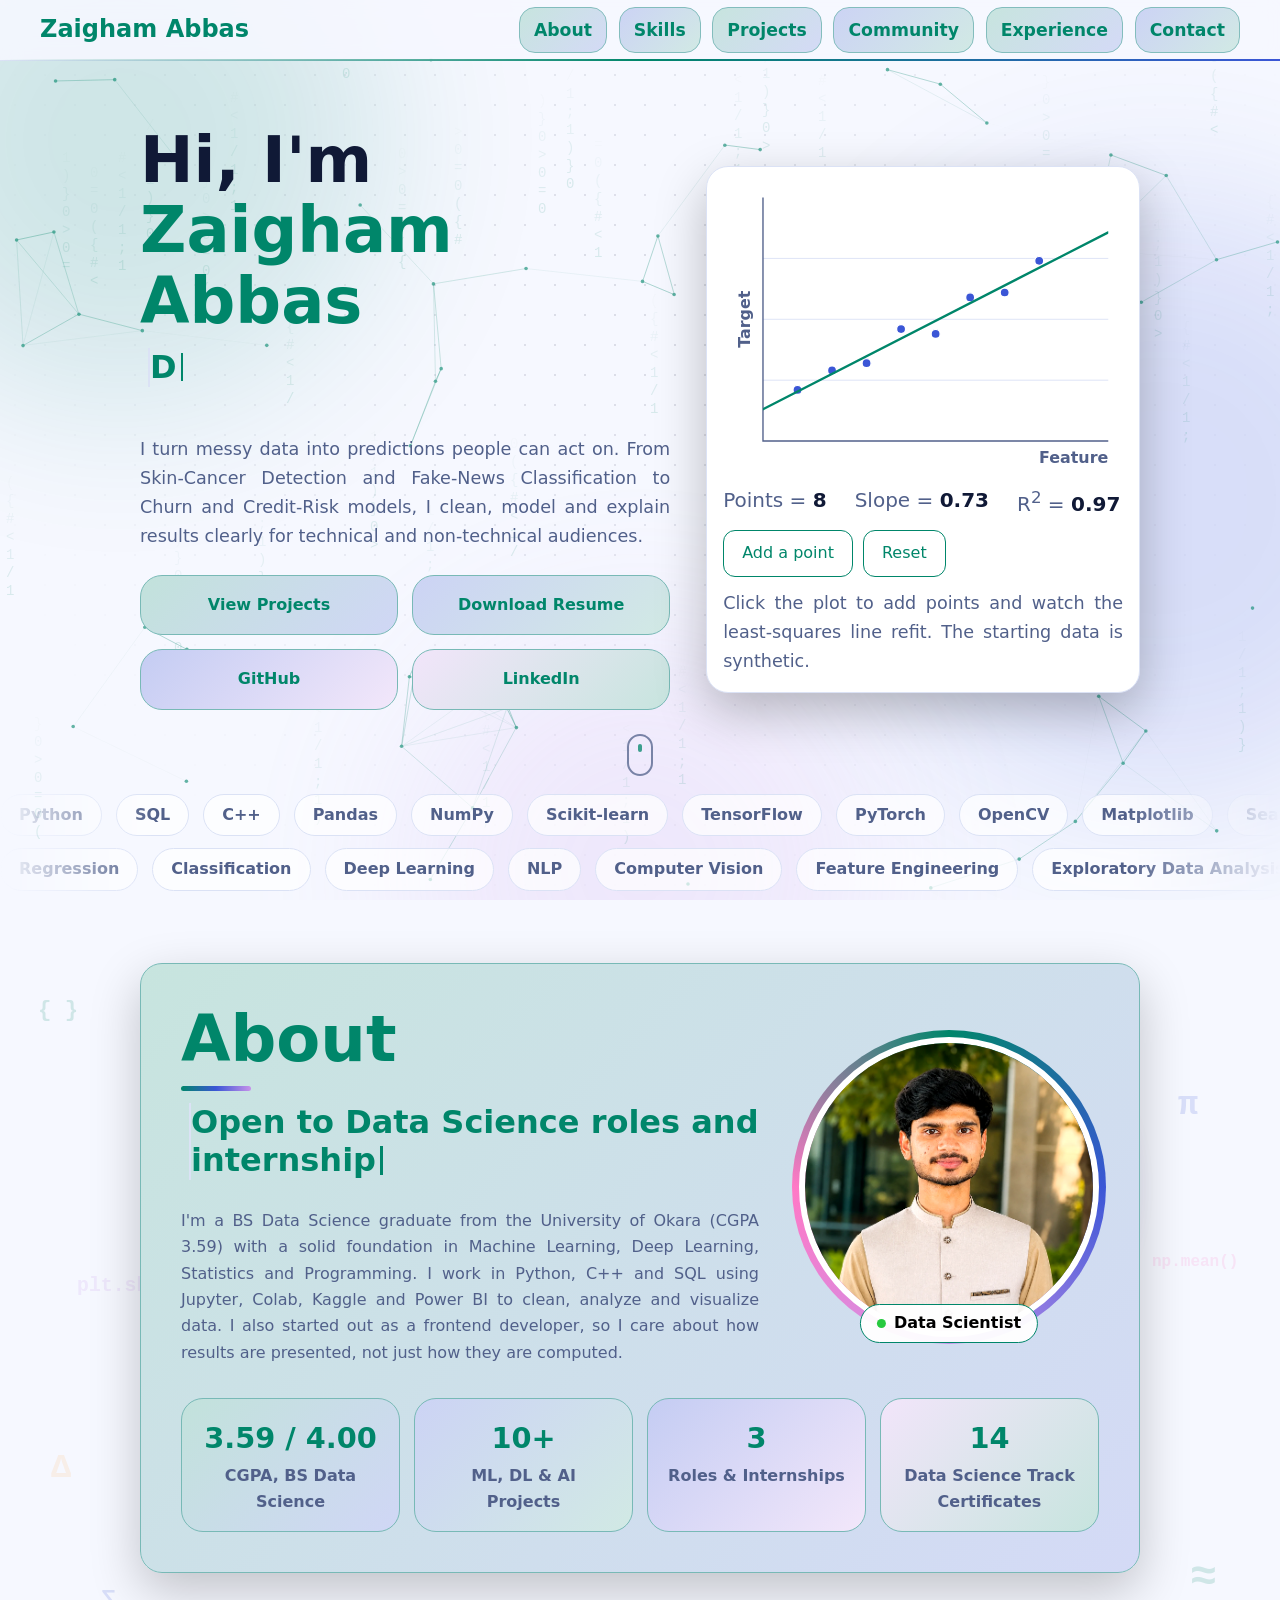
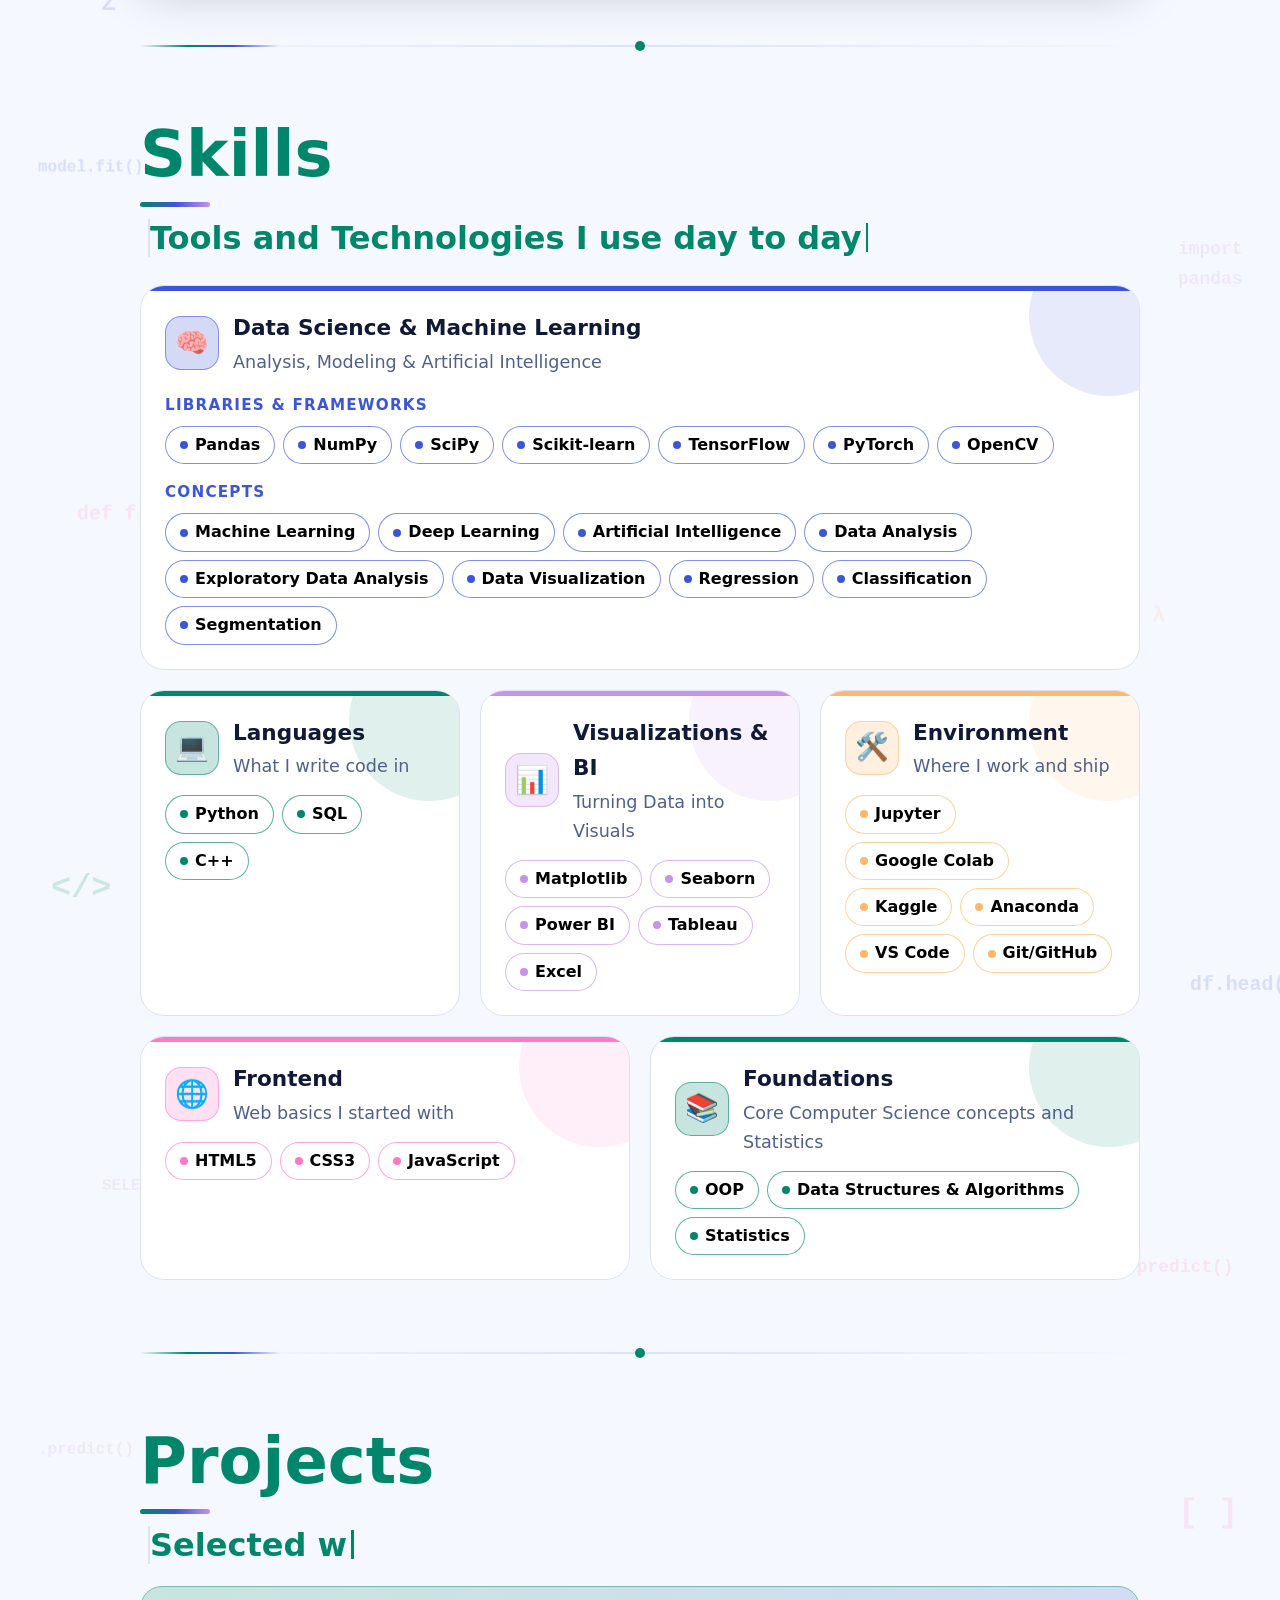
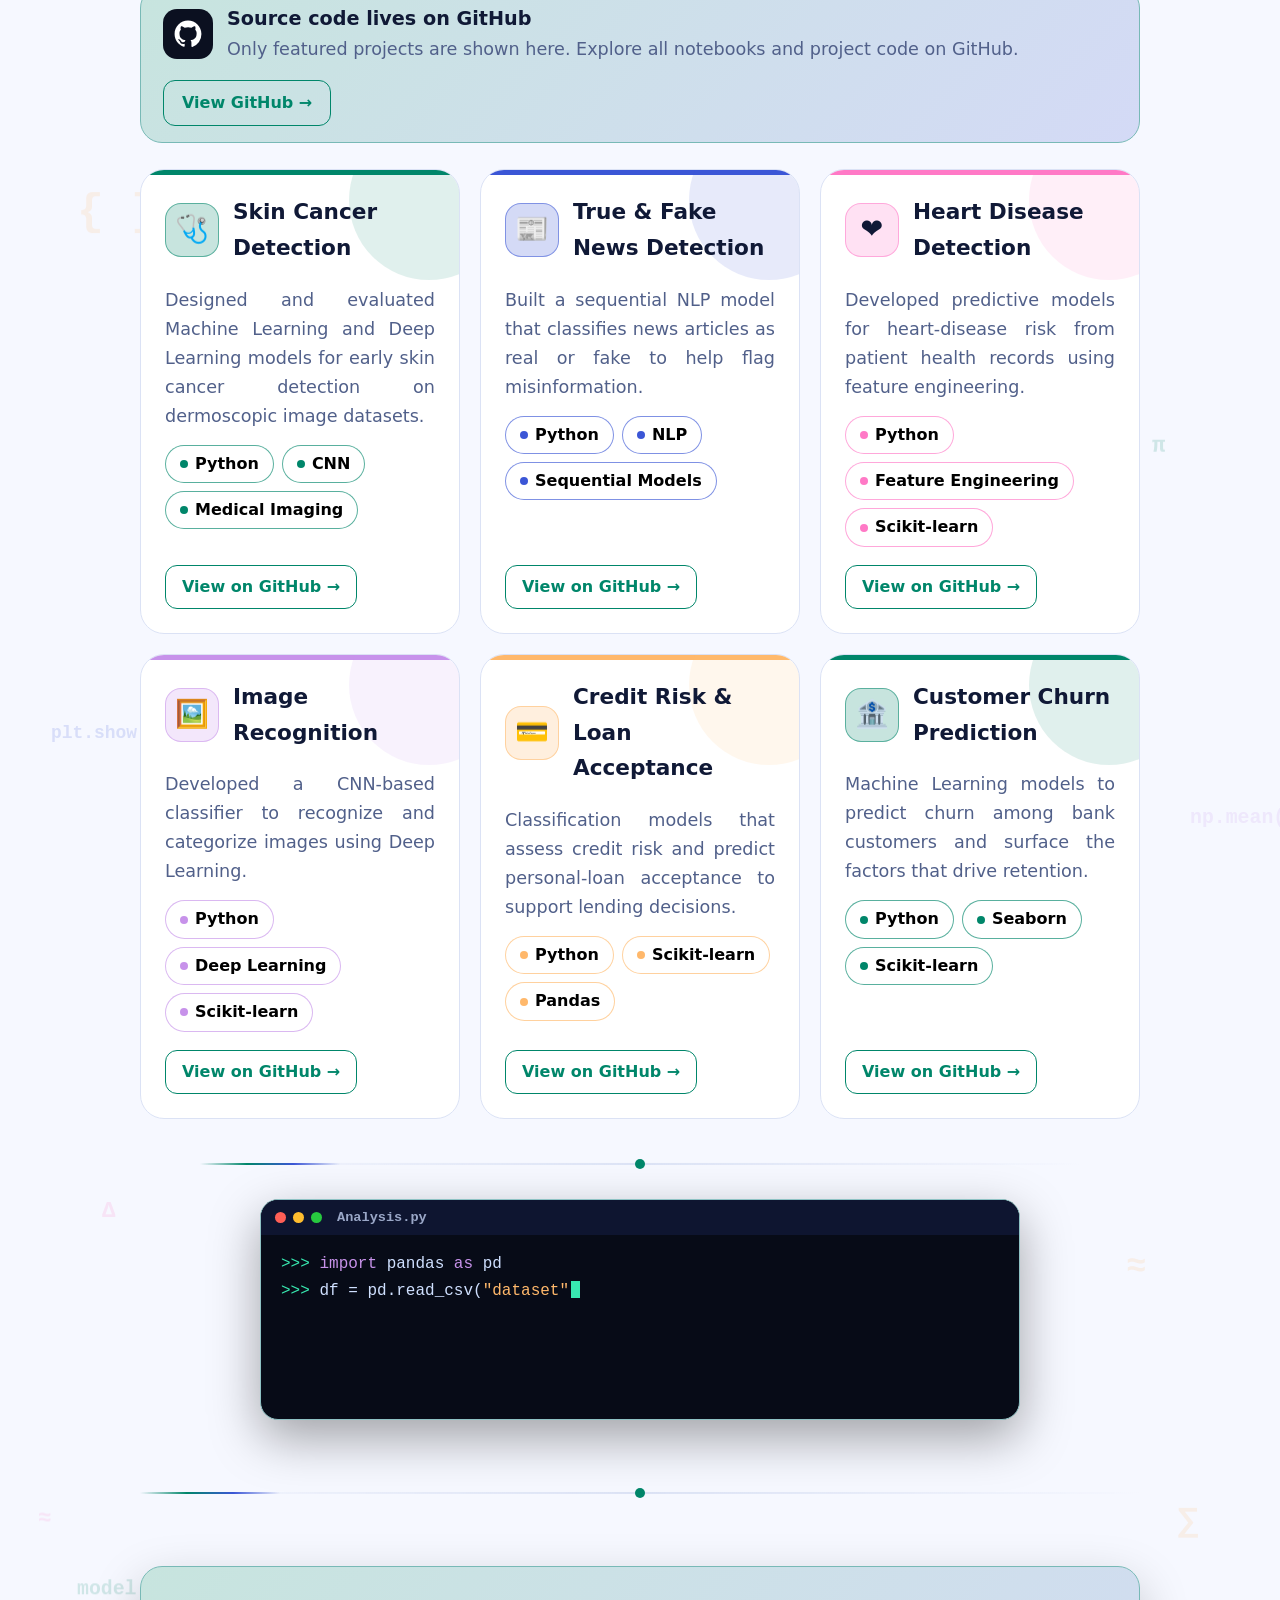
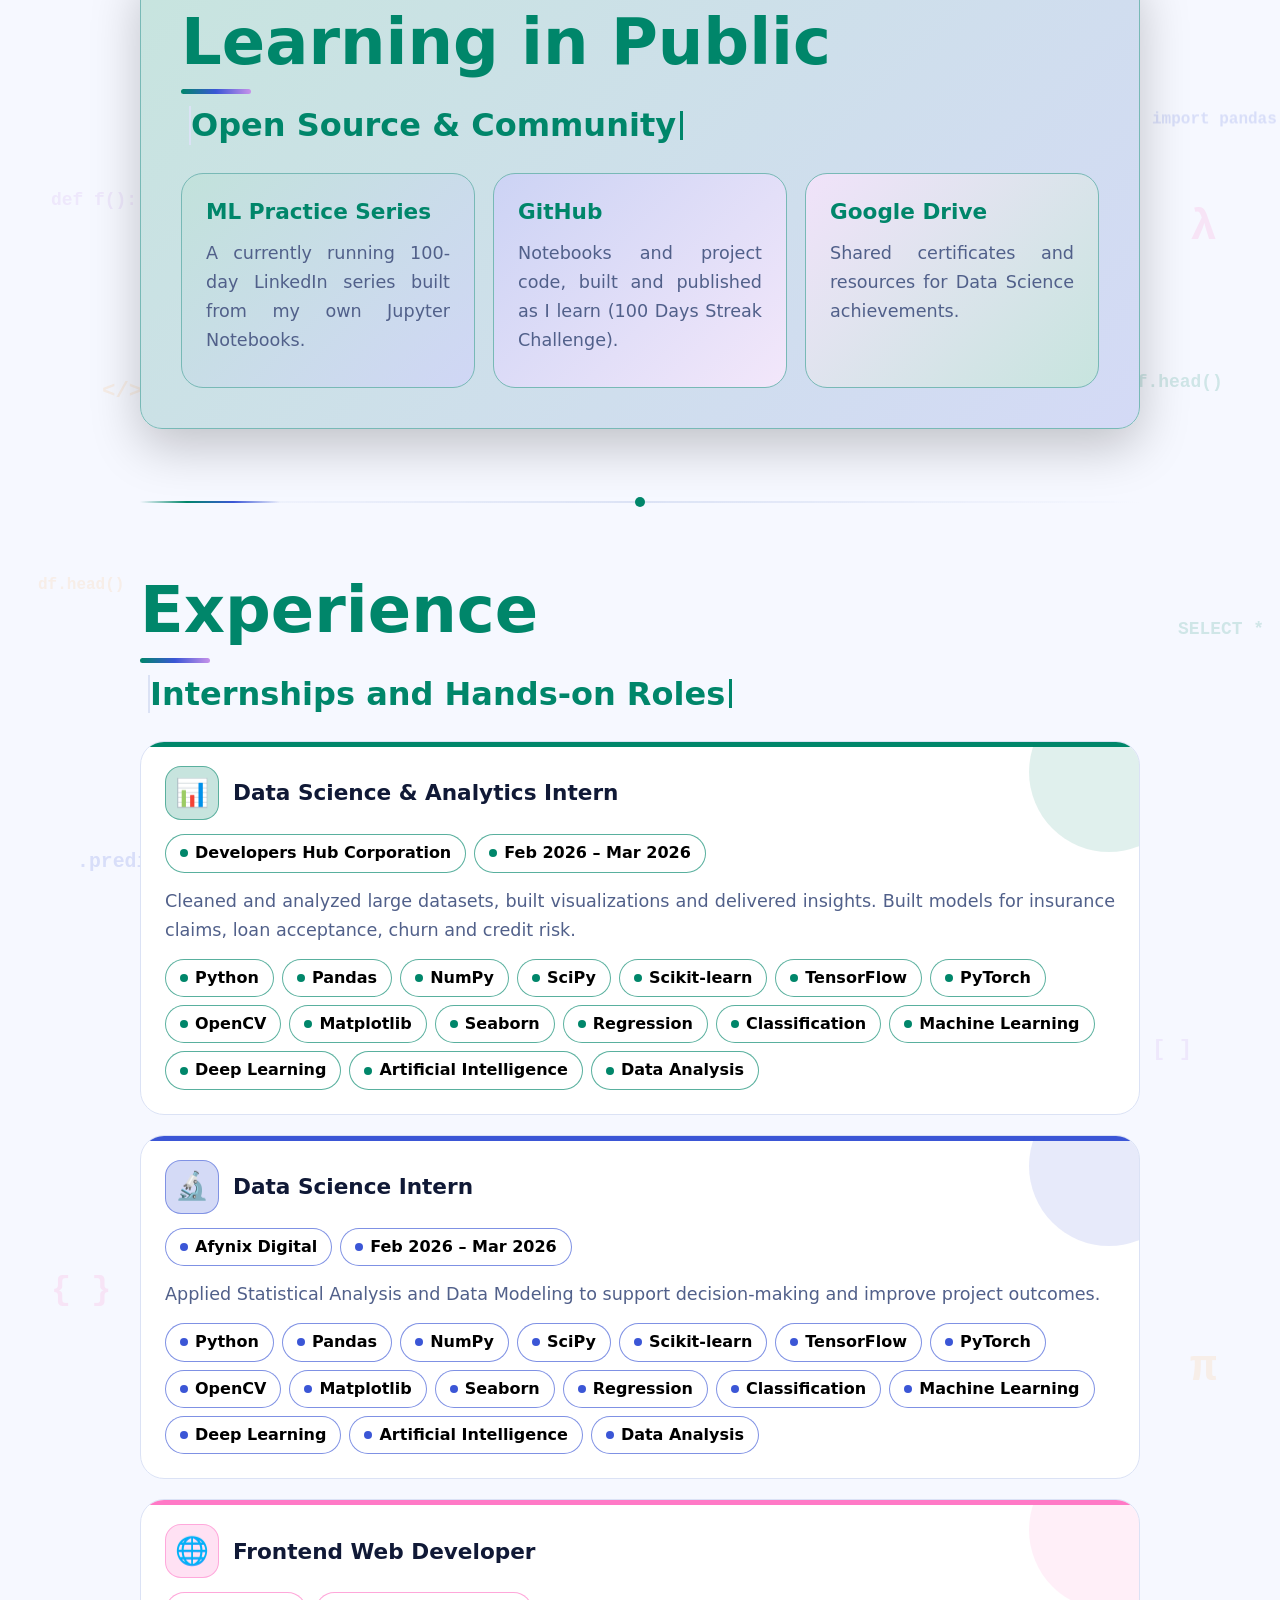
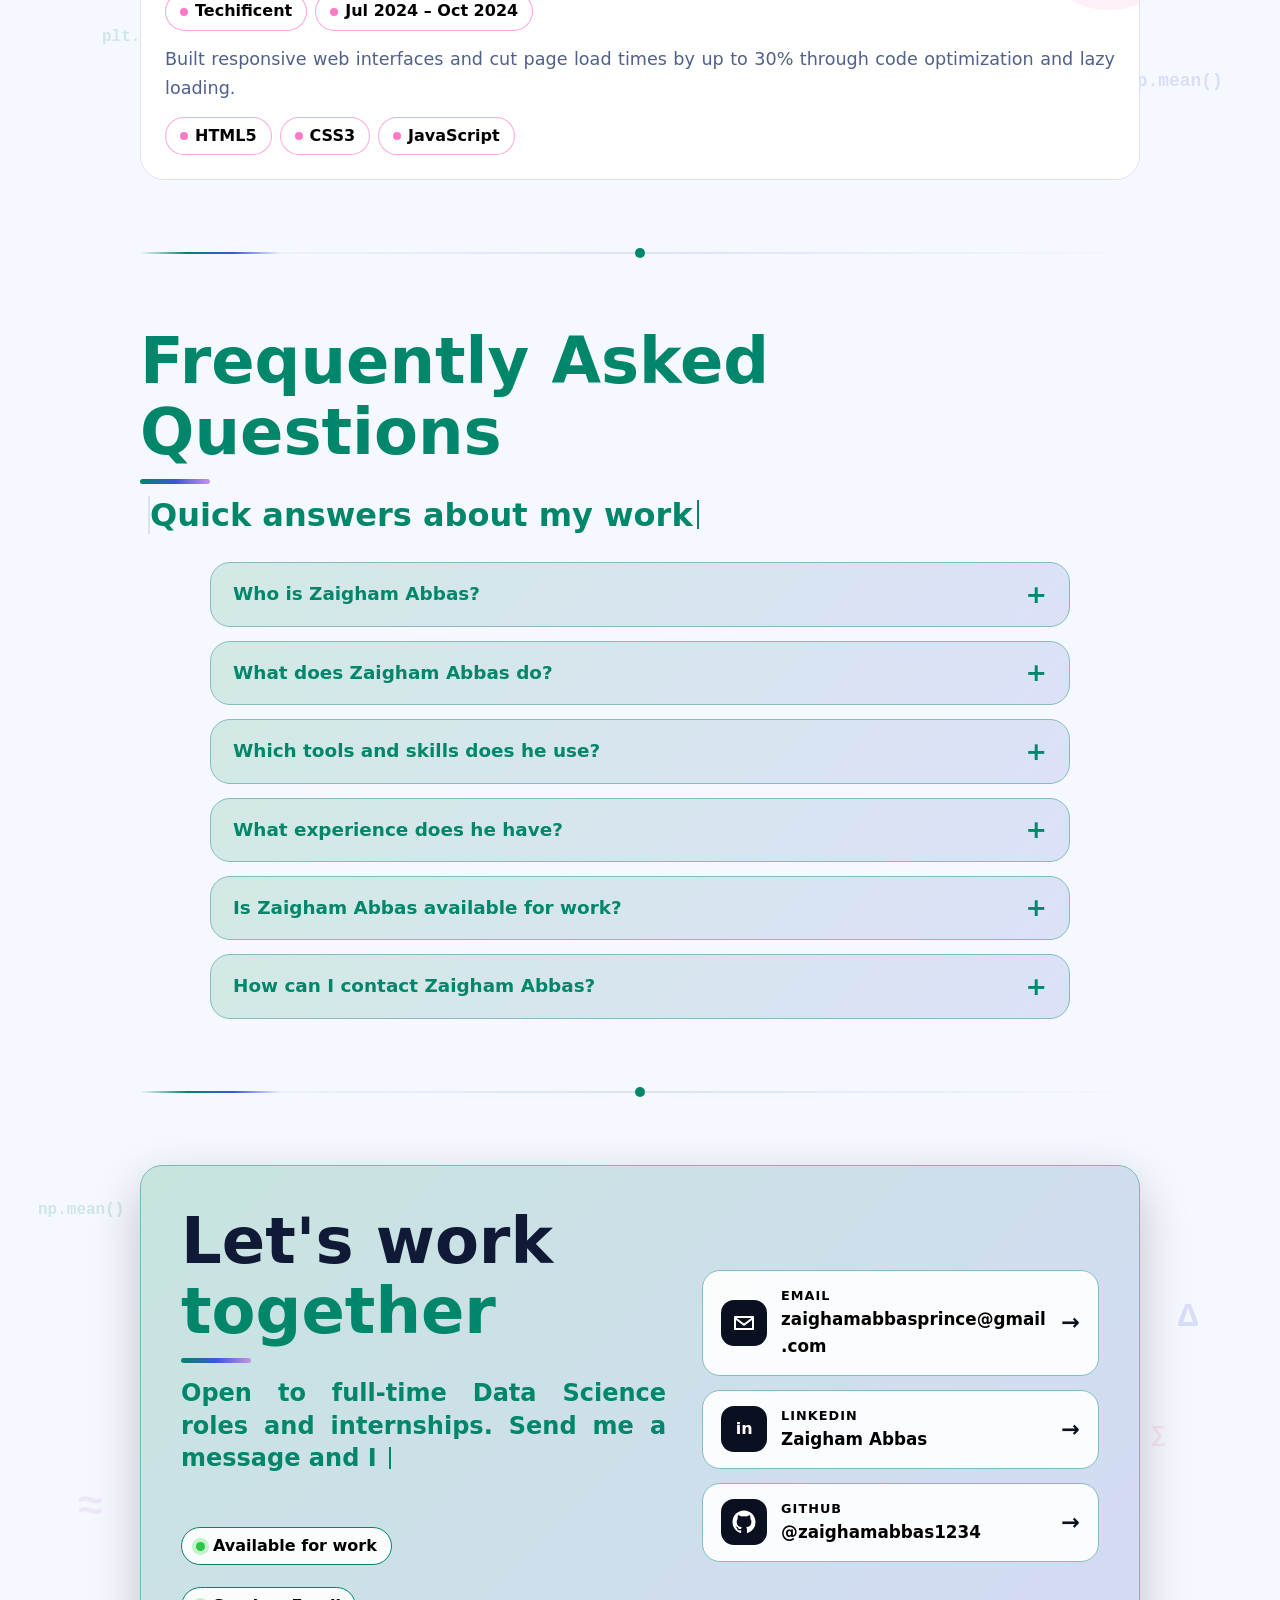
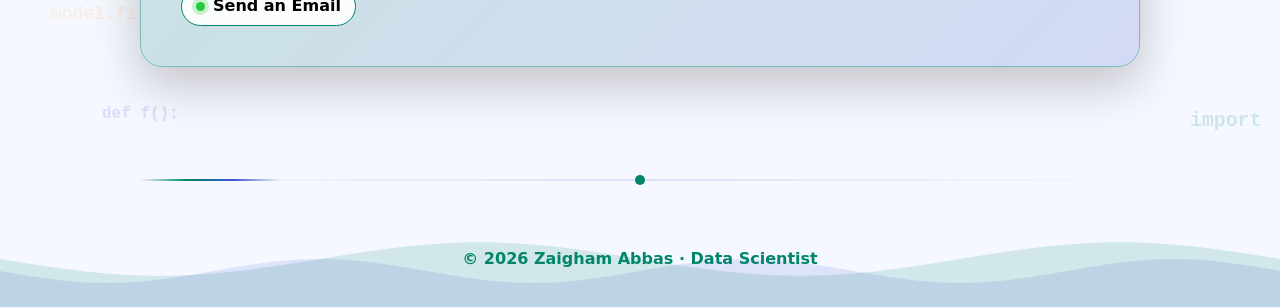
<file: index.html>
<!DOCTYPE html>
<html lang="en">
<head>
<meta charset="utf-8">
<meta name="viewport" content="width=device-width, initial-scale=1, viewport-fit=cover">
<title>Zaigham Abbas | Data Scientist & Machine Learning Portfolio</title>
<meta name="description" content="Zaigham Abbas is a Data Science graduate (CGPA 3.59) skilled in Python, SQL, machine learning and deep learning. Explore his projects and get in touch.">
<meta name="robots" content="index,follow,max-image-preview:large,max-snippet:-1,max-video-preview:-1">
<meta name="author" content="Zaigham Abbas">
<meta name="keywords" content="Zaigham Abbas, Data Scientist, Machine Learning, Deep Learning, Python, SQL, Data Science portfolio, Pakistan">
<meta name="theme-color" content="#0b1020" media="(prefers-color-scheme: dark)">
<meta name="theme-color" content="#f6f8ff" media="(prefers-color-scheme: light)">
<meta name="color-scheme" content="dark light">
<meta name="format-detection" content="telephone=no">
<meta property="og:type" content="profile">
<meta property="og:title" content="Zaigham Abbas | Data Scientist & Machine Learning Portfolio">
<meta property="og:description" content="Zaigham Abbas is a Data Science graduate (CGPA 3.59) skilled in Python, SQL, machine learning and deep learning. Explore his projects and get in touch.">
<meta property="og:site_name" content="Zaigham Abbas">
<meta property="og:url" content="https://zaighamabbas1234.github.io/">
<meta property="og:image" content="https://zaighamabbas1234.github.io/assets/img/og-image.jpg">
<meta property="og:image:width" content="1200">
<meta property="og:image:height" content="630">
<meta property="og:image:alt" content="Zaigham Abbas, Data Scientist">
<meta property="og:locale" content="en_US">
<meta property="profile:first_name" content="Zaigham">
<meta property="profile:last_name" content="Abbas">
<meta name="twitter:card" content="summary_large_image">
<meta name="twitter:title" content="Zaigham Abbas | Data Scientist & Machine Learning Portfolio">
<meta name="twitter:image" content="https://zaighamabbas1234.github.io/assets/img/og-image.jpg">
<meta name="twitter:description" content="Zaigham Abbas is a Data Science graduate (CGPA 3.59) skilled in Python, SQL, machine learning and deep learning. Explore his projects and get in touch.">
<link rel="icon" href="favicon.svg" type="image/svg+xml">
<link rel="apple-touch-icon" href="apple-touch-icon.png">
<link rel="canonical" href="https://zaighamabbas1234.github.io/">
<script type="application/ld+json">{"@context":"https://schema.org","@graph":[{"@type":"ProfilePage","name":"Zaigham Abbas | Data Scientist & Machine Learning Portfolio","description":"Zaigham Abbas is a Data Science graduate (CGPA 3.59) skilled in Python, SQL, machine learning and deep learning. Explore his projects and get in touch.","inLanguage":"en","mainEntity":{"@id":"#person"},"url":"https://zaighamabbas1234.github.io/","@id":"https://zaighamabbas1234.github.io/#profile"},{"@type":"Person","@id":"#person","name":"Zaigham Abbas","jobTitle":"Data Scientist","description":"BS Data Science graduate from the University of Okara (CGPA 3.59/4.00) working on machine learning, deep learning and data analysis with Python and SQL.","alumniOf":{"@type":"CollegeOrUniversity","name":"University of Okara"},"knowsAbout":["Data Science","Machine Learning","Deep Learning","Artificial Intelligence","Data Analysis","Exploratory Data Analysis","Data Visualization","Python","SQL","Pandas","NumPy","Scikit-learn","TensorFlow","PyTorch","OpenCV","Power BI","Tableau"],"knowsLanguage":["Urdu","English","Punjabi","Chinese"],"email":"mailto:zaighamabbasprince@gmail.com","sameAs":["https://www.linkedin.com/in/zaigham-abbas-181354242","https://github.com/Zaighamabbas1234"],"url":"https://zaighamabbas1234.github.io/","image":"https://zaighamabbas1234.github.io/assets/img/profile.webp"},{"@type":"ItemList","name":"Data Science Projects","itemListElement":[{"@type":"ListItem","position":1,"item":{"@type":"SoftwareSourceCode","name":"Skin Cancer Detection","description":"Machine Learning and Deep Learning models for early skin cancer detection on dermoscopic image datasets.","codeRepository":"https://github.com/Zaighamabbas1234/Skin-Cancer-using-Machine-Learning-and-Deep-Learning","programmingLanguage":"Python","author":{"@id":"#person"}}},{"@type":"ListItem","position":2,"item":{"@type":"SoftwareSourceCode","name":"True & Fake News Detection","description":"A sequential NLP model that classifies news articles as real or fake to help flag misinformation.","codeRepository":"https://github.com/Zaighamabbas1234/True-and-Fake-News-using-Sequential-Models","programmingLanguage":"Python","author":{"@id":"#person"}}},{"@type":"ListItem","position":3,"item":{"@type":"SoftwareSourceCode","name":"Heart Disease Detection","description":"Predictive models for heart-disease risk from patient health records using feature engineering.","codeRepository":"https://github.com/Zaighamabbas1234/Heart-Disease-Detection-using-Machine-Learning-and-Deep-Learning","programmingLanguage":"Python","author":{"@id":"#person"}}},{"@type":"ListItem","position":4,"item":{"@type":"SoftwareSourceCode","name":"Image Recognition","description":"A CNN-based classifier that recognizes and categorizes images using Deep Learning.","codeRepository":"https://github.com/Zaighamabbas1234/Image-Recognition-using-CNN-Convolutional-Neural-Network-Model","programmingLanguage":"Python","author":{"@id":"#person"}}},{"@type":"ListItem","position":5,"item":{"@type":"SoftwareSourceCode","name":"Credit Risk & Loan Acceptance","description":"Classification models that assess credit risk and predict personal-loan acceptance to support lending decisions.","codeRepository":"https://github.com/Zaighamabbas1234/Credit-Risk-Prediction","programmingLanguage":"Python","author":{"@id":"#person"}}},{"@type":"ListItem","position":6,"item":{"@type":"SoftwareSourceCode","name":"Customer Churn Prediction","description":"Machine Learning models that predict churn among bank customers and surface the factors that drive retention.","codeRepository":"https://github.com/Zaighamabbas1234/Customer-Churn-Prediction-Bank-Customers","programmingLanguage":"Python","author":{"@id":"#person"}}}]},{"@type":"FAQPage","mainEntity":[{"@type":"Question","name":"Who is Zaigham Abbas?","acceptedAnswer":{"@type":"Answer","text":"Zaigham Abbas is a Data Scientist and BS Data Science graduate from the University of Okara in Pakistan, with a CGPA of 3.59 out of 4.00."}},{"@type":"Question","name":"What does Zaigham Abbas do?","acceptedAnswer":{"@type":"Answer","text":"He builds machine learning and deep learning models in Python, including skin cancer detection, fake news detection, heart disease prediction, image recognition, credit risk prediction and customer churn prediction."}},{"@type":"Question","name":"Which tools and skills does he use?","acceptedAnswer":{"@type":"Answer","text":"Python, SQL, C++, Pandas, NumPy, Scikit-learn, TensorFlow, PyTorch, OpenCV, Matplotlib, Seaborn, Power BI, Tableau, Jupyter, Google Colab, Kaggle and Git/GitHub."}},{"@type":"Question","name":"What experience does he have?","acceptedAnswer":{"@type":"Answer","text":"Data Science & Analytics Intern at Developers Hub Corporation (February to March 2026), Data Science Intern at Afynix Digital (February to March 2026) and Frontend Web Developer at Techificent (July to October 2024)."}},{"@type":"Question","name":"Is Zaigham Abbas available for work?","acceptedAnswer":{"@type":"Answer","text":"Yes. He is open to full-time Data Science roles and internships."}},{"@type":"Question","name":"How can I contact Zaigham Abbas?","acceptedAnswer":{"@type":"Answer","text":"Email him or message him on LinkedIn."}}]}]}</script>
<link rel="stylesheet" href="assets/css/style.css">
</head>
<body>
<a class="skip" href="#top">Skip to main content</a>
<div class="prog" id="prog" aria-hidden="true"></div><div class="orbs" aria-hidden="true"><i></i><i></i><i></i></div><div class="gbg" aria-hidden="true"></div><canvas id="net" aria-hidden="true"></canvas>
<header><div class="wrap"><nav aria-label="Main">
<a class="logo" href="#top">Zaigham Abbas</a>
<button id="menu" aria-expanded="false" aria-controls="links">Menu</button>
<ul id="links"><li><a href="#about">About</a></li><li><a href="#skills">Skills</a></li><li><a href="#projects">Projects</a></li><li><a href="#community">Community</a></li><li><a href="#experience">Experience</a></li><li><a href="#contact">Contact</a></li></ul>
</nav></div></header>

<main id="top">
<div class="wrap hero">
<div>
<h1>Hi, I'm <span>Zaigham Abbas</span></h1>
<div class="role mono" aria-live="off" style="position:relative"><span class="tg" aria-hidden="true">Machine Learning Practitioner</span><span class="tl"><span id="typed">Data Scientist</span><span class="cursor" aria-hidden="true"></span></span></div>
<p style="color:var(--mut);max-width:100%;margin:0 0 4px;text-align:justify;hyphens:auto">I turn messy data into predictions people can act on. From Skin-Cancer Detection and Fake-News Classification to Churn and Credit-Risk models, I clean, model and explain results clearly for technical and non-technical audiences.</p>
<div class="soc">
<a class="scard" href="#projects"><b>View Projects</b></a>
<a id="dl" class="scard" href="assets/Zaigham_Abbas_CV.pdf" download="Zaigham_Abbas_CV.pdf"><b>Download Resume</b></a>
<a class="scard" href="https://github.com/zaighamabbas1234" target="_blank" rel="noopener"><b>GitHub</b></a>
<a class="scard" href="https://www.linkedin.com/in/zaigham-abbas-181354242" target="_blank" rel="noopener"><b>LinkedIn</b></a>
</div>
</div>
<figure class="plot">
<svg id="sv" viewBox="0 0 440 320" role="img" aria-label="Interactive scatter plot with a least-squares regression line that refits when points are added">
<defs><clipPath id="cp"><rect x="44" y="16" width="380" height="268"/></clipPath></defs>
<path class="gr" d="M44 217H424M44 150H424M44 83H424"/>
<path class="ax" d="M44 16V284H424"/>
<text class="lb" transform="translate(30,150) rotate(-90)" text-anchor="middle">Target</text>
<text class="lb" x="424" y="308" text-anchor="end">Feature</text>
<g id="pts"></g>
<line id="fit" class="fit" x1="0" y1="0" x2="0" y2="0"/>
</svg>
<div class="pc">
<p class="st" aria-live="polite"><span>Points = <b id="n">0</b></span><span>Slope = <b id="b">0</b></span><span>R<sup>2</sup> = <b id="r">0</b></span></p>
<button id="ap" class="sb" type="button">Add a point</button>
<button id="rs" class="sb" type="button">Reset</button>
</div>
<figcaption>Click the plot to add points and watch the least-squares line refit. The starting data is synthetic.</figcaption>
</figure>
</div>

<div class="sd" aria-hidden="true"><span></span></div>
<div class="mq" aria-hidden="true"><div class="mq-t"><span>Python</span><span>SQL</span><span>C++</span><span>Pandas</span><span>NumPy</span><span>Scikit-learn</span><span>TensorFlow</span><span>PyTorch</span><span>OpenCV</span><span>Matplotlib</span><span>Seaborn</span><span>Power BI</span><span>Tableau</span><span>Jupyter</span><span>Git/GitHub</span><span>Python</span><span>SQL</span><span>C++</span><span>Pandas</span><span>NumPy</span><span>Scikit-learn</span><span>TensorFlow</span><span>PyTorch</span><span>OpenCV</span><span>Matplotlib</span><span>Seaborn</span><span>Power BI</span><span>Tableau</span><span>Jupyter</span><span>Git/GitHub</span></div></div>
<div class="mq r" aria-hidden="true"><div class="mq-t"><span>Regression</span><span>Classification</span><span>Deep Learning</span><span>NLP</span><span>Computer Vision</span><span>Feature Engineering</span><span>Exploratory Data Analysis</span><span>Data Visualization</span><span>Segmentation</span><span>Predictive Modeling</span><span>Regression</span><span>Classification</span><span>Deep Learning</span><span>NLP</span><span>Computer Vision</span><span>Feature Engineering</span><span>Exploratory Data Analysis</span><span>Data Visualization</span><span>Segmentation</span><span>Predictive Modeling</span></div></div>
<section id="about" aria-labelledby="h-about"><div class="wrap"><div class="acard">
<div class="ab"><div class="ab-t">
<h2 class="big" id="h-about">About</h2>
<p class="sub big-sub"><span id="typed2">Open to Data Science roles and internships</span><span class="cursor" aria-hidden="true"></span></p>
<p style="color:var(--mut);max-width:100%;margin:0 0 4px;text-align:justify;hyphens:auto">I'm a BS Data Science graduate from the University of Okara (CGPA 3.59) with a solid foundation in Machine Learning, Deep Learning, Statistics and Programming. I work in Python, C++ and SQL using Jupyter, Colab, Kaggle and Power BI to clean, analyze and visualize data. I also started out as a frontend developer, so I care about how results are presented, not just how they are computed.</p>
</div>
<div class="ab-p"><img src="assets/img/profile.webp" alt="Portrait of Zaigham Abbas" width="1254" height="1254" loading="eager" decoding="async"><span class="ab-b">Data Scientist</span></div></div>
<div class="stats">
<div class="stat"><b>3.59 / 4.00</b><span>CGPA, BS Data Science</span></div>
<div class="stat"><b>10+</b><span>ML, DL &amp; AI Projects</span></div>
<div class="stat"><b>3</b><span>Roles &amp; Internships</span></div>
<div class="stat"><b>14</b><span>Data Science Track Certificates</span></div>
</div>
</div>
</div></section>

<div class="dv" aria-hidden="true"><i></i></div>
<section id="skills" aria-labelledby="h-skills" class="skills"><div class="wrap"><div>
<h2 class="big" id="h-skills">Skills</h2>
<p class="sub big-sub"><span id="typed3">Tools and Technologies I use day to day</span><span class="cursor" aria-hidden="true"></span></p>
<div class="skg">
<article class="sk a" style="--c:var(--acc)"><div class="sk-h"><div class="sk-i" aria-hidden="true">💻</div><div><h3>Languages</h3><p class="sk-d">What I write code in</p></div></div><div class="sk-t"><span>Python</span><span>SQL</span><span>C++</span></div></article>
<article class="sk b" style="--c:var(--acc2)"><div class="sk-h"><div class="sk-i" aria-hidden="true">🧠</div><div><h3>Data Science &amp; Machine Learning</h3><p class="sk-d">Analysis, Modeling &amp; Artificial Intelligence</p></div></div><p class="sk-l">Libraries &amp; frameworks</p><div class="sk-t"><span>Pandas</span><span>NumPy</span><span>SciPy</span><span>Scikit-learn</span><span>TensorFlow</span><span>PyTorch</span><span>OpenCV</span></div><p class="sk-l">Concepts</p><div class="sk-t"><span>Machine Learning</span><span>Deep Learning</span><span>Artificial Intelligence</span><span>Data Analysis</span><span>Exploratory Data Analysis</span><span>Data Visualization</span><span>Regression</span><span>Classification</span><span>Segmentation</span></div></article>
<article class="sk" style="--c:#c792ea"><div class="sk-h"><div class="sk-i" aria-hidden="true">📊</div><div><h3>Visualizations &amp; BI</h3><p class="sk-d">Turning Data into Visuals</p></div></div><div class="sk-t"><span>Matplotlib</span><span>Seaborn</span><span>Power BI</span><span>Tableau</span><span>Excel</span></div></article>
<article class="sk" style="--c:#ffb86b"><div class="sk-h"><div class="sk-i" aria-hidden="true">🛠️</div><div><h3>Environment</h3><p class="sk-d">Where I work and ship</p></div></div><div class="sk-t"><span>Jupyter</span><span>Google Colab</span><span>Kaggle</span><span>Anaconda</span><span>VS Code</span><span>Git/GitHub</span></div></article>
<article class="sk" style="--c:#ff79c6"><div class="sk-h"><div class="sk-i" aria-hidden="true">🌐</div><div><h3>Frontend</h3><p class="sk-d">Web basics I started with</p></div></div><div class="sk-t"><span>HTML5</span><span>CSS3</span><span>JavaScript</span></div></article>
<article class="sk" style="--c:var(--acc)"><div class="sk-h"><div class="sk-i" aria-hidden="true">📚</div><div><h3>Foundations</h3><p class="sk-d">Core Computer Science concepts and Statistics</p></div></div><div class="sk-t"><span>OOP</span><span>Data Structures &amp; Algorithms</span><span>Statistics</span></div></article>
</div>
</div></div></section>

<div class="dv" aria-hidden="true"><i></i></div>
<section id="projects" aria-labelledby="h-projects"><div class="wrap">
<h2 class="big" id="h-projects">Projects</h2>
<p class="sub big-sub"><span id="typed4">Selected work</span><span class="cursor" aria-hidden="true"></span></p>
<div class="ghb"><div class="ghb-l"><div class="ghb-i" aria-hidden="true"><svg viewBox="0 0 24 24"><path d="M12 .5C5.65.5.5 5.65.5 12c0 5.08 3.29 9.39 7.86 10.91.58.1.79-.25.79-.56v-2c-3.2.7-3.87-1.37-3.87-1.37-.52-1.33-1.28-1.69-1.28-1.69-1.05-.71.08-.7.08-.7 1.15.08 1.76 1.19 1.76 1.19 1.03 1.76 2.7 1.25 3.36.96.1-.75.4-1.25.73-1.54-2.55-.29-5.24-1.28-5.24-5.68 0-1.26.45-2.28 1.19-3.09-.12-.29-.52-1.46.11-3.05 0 0 .97-.31 3.17 1.18a11 11 0 0 1 5.77 0c2.2-1.49 3.17-1.18 3.17-1.18.63 1.59.23 2.76.11 3.05.74.81 1.19 1.83 1.19 3.09 0 4.41-2.69 5.38-5.25 5.67.41.36.78 1.06.78 2.14v3.17c0 .31.21.67.8.56A11.5 11.5 0 0 0 23.5 12C23.5 5.65 18.35.5 12 .5Z"/></svg></div><div><b>Source code lives on GitHub</b><span>Only featured projects are shown here. Explore all notebooks and project code on GitHub.</span></div></div><a href="https://github.com/zaighamabbas1234" target="_blank" rel="noopener">View GitHub &rarr;</a></div>
<div class="skg pjg">
<a class="sk" href="https://github.com/Zaighamabbas1234/Skin-Cancer-using-Machine-Learning-and-Deep-Learning" target="_blank" rel="noopener" style="--c:var(--acc)"><div class="sk-h"><div class="sk-i" aria-hidden="true">🩺</div><div><h3>Skin Cancer Detection</h3></div></div><p class="pj-p">Designed and evaluated Machine Learning and Deep Learning models for early skin cancer detection on dermoscopic image datasets.</p><div class="sk-t"><span>Python</span><span>CNN</span><span>Medical Imaging</span></div><span class="pj-go">View on GitHub &rarr;</span></a>
<a class="sk" href="https://github.com/Zaighamabbas1234/True-and-Fake-News-using-Sequential-Models" target="_blank" rel="noopener" style="--c:var(--acc2)"><div class="sk-h"><div class="sk-i" aria-hidden="true">📰</div><div><h3>True &amp; Fake News Detection</h3></div></div><p class="pj-p">Built a sequential NLP model that classifies news articles as real or fake to help flag misinformation.</p><div class="sk-t"><span>Python</span><span>NLP</span><span>Sequential Models</span></div><span class="pj-go">View on GitHub &rarr;</span></a>
<a class="sk" href="https://github.com/Zaighamabbas1234/Heart-Disease-Detection-using-Machine-Learning-and-Deep-Learning" target="_blank" rel="noopener" style="--c:#ff79c6"><div class="sk-h"><div class="sk-i" aria-hidden="true">❤️</div><div><h3>Heart Disease Detection</h3></div></div><p class="pj-p">Developed predictive models for heart-disease risk from patient health records using feature engineering.</p><div class="sk-t"><span>Python</span><span>Feature Engineering</span><span>Scikit-learn</span></div><span class="pj-go">View on GitHub &rarr;</span></a>
<a class="sk" href="https://github.com/Zaighamabbas1234/Image-Recognition-using-CNN-Convolutional-Neural-Network-Model" target="_blank" rel="noopener" style="--c:#c792ea"><div class="sk-h"><div class="sk-i" aria-hidden="true">🖼️</div><div><h3>Image Recognition</h3></div></div><p class="pj-p">Developed a CNN-based classifier to recognize and categorize images using Deep Learning.</p><div class="sk-t"><span>Python</span><span>Deep Learning</span><span>Scikit-learn</span></div><span class="pj-go">View on GitHub &rarr;</span></a>
<a class="sk" href="https://github.com/Zaighamabbas1234/Credit-Risk-Prediction" target="_blank" rel="noopener" style="--c:#ffb86b"><div class="sk-h"><div class="sk-i" aria-hidden="true">💳</div><div><h3>Credit Risk &amp; Loan Acceptance</h3></div></div><p class="pj-p">Classification models that assess credit risk and predict personal-loan acceptance to support lending decisions.</p><div class="sk-t"><span>Python</span><span>Scikit-learn</span><span>Pandas</span></div><span class="pj-go">View on GitHub &rarr;</span></a>
<a class="sk" href="https://github.com/Zaighamabbas1234/Customer-Churn-Prediction-Bank-Customers" target="_blank" rel="noopener" style="--c:var(--acc)"><div class="sk-h"><div class="sk-i" aria-hidden="true">🏦</div><div><h3>Customer Churn Prediction</h3></div></div><p class="pj-p">Machine Learning models to predict churn among bank customers and surface the factors that drive retention.</p><div class="sk-t"><span>Python</span><span>Seaborn</span><span>Scikit-learn</span></div><span class="pj-go">View on GitHub &rarr;</span></a>
</div>
<div class="dv" aria-hidden="true" style="margin-top:44px"><i></i></div>
<div class="trm" role="img" aria-label="Animated Python code terminal"><div class="trm-b"><i></i><i></i><i></i><span>Analysis.py</span></div><pre class="trm-c" id="trm"></pre></div>
</div></section>

<div class="dv" aria-hidden="true"><i></i></div>
<section id="community" aria-labelledby="h-community" class="comm"><div class="wrap"><div class="acard">
<h2 class="big" id="h-community">Learning in Public</h2>
<p class="sub big-sub"><span id="typed5">Open Source &amp; Community</span><span class="cursor" aria-hidden="true"></span></p>
<div class="grid">
<a class="card" href="https://www.linkedin.com/in/zaigham-abbas-181354242/recent-activity/all/" target="_blank" rel="noopener"><h3>ML Practice Series</h3><p>A currently running 100-day LinkedIn series built from my own Jupyter Notebooks.</p></a>
<a class="card" href="https://github.com/Zaighamabbas1234/Machine-Learning-Basic-to-Advance" target="_blank" rel="noopener"><h3>GitHub</h3><p>Notebooks and project code, built and published as I learn (100 Days Streak Challenge).</p></a>
<a class="card" href="https://drive.google.com/drive/folders/1xkMbxuNCAKd55HZiXSlRJTdbUsgpsCFN" target="_blank" rel="noopener"><h3>Google Drive</h3><p>Shared certificates and resources for Data Science achievements.</p></a>
</div>
</div></div></section>

<div class="dv" aria-hidden="true"><i></i></div>
<section id="experience" aria-labelledby="h-experience"><div class="wrap">
<h2 class="big" id="h-experience">Experience</h2>
<p class="sub big-sub"><span id="typed6">Internships and Hands-on Roles</span><span class="cursor" aria-hidden="true"></span></p>
<div class="skg exl">
<article class="sk" style="--c:var(--acc)"><div class="sk-h"><div class="sk-i" aria-hidden="true">📊</div><div><h3>Data Science &amp; Analytics Intern</h3></div></div><div class="sk-t" style="margin:14px 0 0"><span>Developers Hub Corporation</span><span>Feb 2026 – Mar 2026</span></div><p class="pj-p">Cleaned and analyzed large datasets, built visualizations and delivered insights. Built models for insurance claims, loan acceptance, churn and credit risk.</p><div class="sk-t"><span>Python</span><span>Pandas</span><span>NumPy</span><span>SciPy</span><span>Scikit-learn</span><span>TensorFlow</span><span>PyTorch</span><span>OpenCV</span><span>Matplotlib</span><span>Seaborn</span><span>Regression</span><span>Classification</span><span>Machine Learning</span><span>Deep Learning</span><span>Artificial Intelligence</span><span>Data Analysis</span></div></article>
<article class="sk" style="--c:var(--acc2)"><div class="sk-h"><div class="sk-i" aria-hidden="true">🔬</div><div><h3>Data Science Intern</h3></div></div><div class="sk-t" style="margin:14px 0 0"><span>Afynix Digital</span><span>Feb 2026 – Mar 2026</span></div><p class="pj-p">Applied Statistical Analysis and Data Modeling to support decision-making and improve project outcomes.</p><div class="sk-t"><span>Python</span><span>Pandas</span><span>NumPy</span><span>SciPy</span><span>Scikit-learn</span><span>TensorFlow</span><span>PyTorch</span><span>OpenCV</span><span>Matplotlib</span><span>Seaborn</span><span>Regression</span><span>Classification</span><span>Machine Learning</span><span>Deep Learning</span><span>Artificial Intelligence</span><span>Data Analysis</span></div></article>
<article class="sk" style="--c:#ff79c6"><div class="sk-h"><div class="sk-i" aria-hidden="true">🌐</div><div><h3>Frontend Web Developer</h3></div></div><div class="sk-t" style="margin:14px 0 0"><span>Techificent</span><span>Jul 2024 – Oct 2024</span></div><p class="pj-p">Built responsive web interfaces and cut page load times by up to 30% through code optimization and lazy loading.</p><div class="sk-t"><span>HTML5</span><span>CSS3</span><span>JavaScript</span></div></article>
</div>
</div></section>

<div class="dv" aria-hidden="true"><i></i></div>
<section id="faq" aria-labelledby="h-faq"><div class="wrap">
<h2 class="big" id="h-faq">Frequently Asked Questions</h2>
<p class="sub big-sub"><span id="typed8">Quick answers about my work</span><span class="cursor" aria-hidden="true"></span></p>
<div class="fqs">
<details class="fq"><summary>Who is Zaigham Abbas?</summary><p>Zaigham Abbas is a Data Scientist and BS Data Science graduate from the University of Okara in Pakistan, with a CGPA of 3.59 out of 4.00.</p></details>
<details class="fq"><summary>What does Zaigham Abbas do?</summary><p>He builds machine learning and deep learning models in Python, including skin cancer detection, fake news detection, heart disease prediction, image recognition, credit risk prediction and customer churn prediction.</p></details>
<details class="fq"><summary>Which tools and skills does he use?</summary><p>Python, SQL, C++, Pandas, NumPy, Scikit-learn, TensorFlow, PyTorch, OpenCV, Matplotlib, Seaborn, Power BI, Tableau, Jupyter, Google Colab, Kaggle and Git/GitHub.</p></details>
<details class="fq"><summary>What experience does he have?</summary><p>Data Science &amp; Analytics Intern at Developers Hub Corporation (February to March 2026), Data Science Intern at Afynix Digital (February to March 2026) and Frontend Web Developer at Techificent (July to October 2024).</p></details>
<details class="fq"><summary>Is Zaigham Abbas available for work?</summary><p>Yes. He is open to full-time Data Science roles and internships.</p></details>
<details class="fq"><summary>How can I contact Zaigham Abbas?</summary><p>Email him or message him on LinkedIn.</p></details>
</div>
</div></section>
<div class="dv" aria-hidden="true"><i></i></div>
<section id="contact" aria-labelledby="h-contact"><div class="wrap"><div class="acard cx">
<div class="cx-l">
<h2 class="big" id="h-contact">Let's work <span>together</span></h2>
<p class="cx-p"><span class="cx-g">Open to full-time Data Science roles and internships. Send me a message and I will get back to you within 1–2 days.</span><span class="cx-tt" aria-hidden="true"><span id="typed7">Open to full-time Data Science roles and internships. Send me a message and I will get back to you within 1–2 days.</span><span class="cursor"></span></span></p>
<p class="cx-s"><span>Available for work</span></p>
<a class="cx-btn" href="mailto:zaighamabbasprince@gmail.com">Send an Email</a>
</div>
<div class="cx-r">
<a class="cx-row" href="mailto:zaighamabbasprince@gmail.com"><span class="cx-i"><svg viewBox="0 0 24 24" aria-hidden="true"><path d="M3 5h18a1 1 0 0 1 1 1v12a1 1 0 0 1-1 1H3a1 1 0 0 1-1-1V6a1 1 0 0 1 1-1Zm1.6 2L12 12.4 19.4 7H4.6ZM4 17h16V9.1l-8 5.8-8-5.8V17Z"/></svg></span><span class="cx-t"><small>Email</small><b>zaighamabbasprince@gmail.com</b></span><span class="cx-a" aria-hidden="true">&rarr;</span></a>
<a class="cx-row" href="https://www.linkedin.com/in/zaigham-abbas-181354242" target="_blank" rel="noopener"><span class="cx-i"><b>in</b></span><span class="cx-t"><small>LinkedIn</small><b>Zaigham Abbas</b></span><span class="cx-a" aria-hidden="true">&rarr;</span></a>
<a class="cx-row" href="https://github.com/zaighamabbas1234" target="_blank" rel="noopener"><span class="cx-i"><svg viewBox="0 0 24 24" aria-hidden="true"><path d="M12 .5C5.65.5.5 5.65.5 12c0 5.08 3.29 9.39 7.86 10.91.58.1.79-.25.79-.56v-2c-3.2.7-3.87-1.37-3.87-1.37-.52-1.33-1.28-1.69-1.28-1.69-1.05-.71.08-.7.08-.7 1.15.08 1.76 1.19 1.76 1.19 1.03 1.76 2.7 1.25 3.36.96.1-.75.4-1.25.73-1.54-2.55-.29-5.24-1.28-5.24-5.68 0-1.26.45-2.28 1.19-3.09-.12-.29-.52-1.46.11-3.05 0 0 .97-.31 3.17 1.18a11 11 0 0 1 5.77 0c2.2-1.49 3.17-1.18 3.17-1.18.63 1.59.23 2.76.11 3.05.74.81 1.19 1.83 1.19 3.09 0 4.41-2.69 5.38-5.25 5.67.41.36.78 1.06.78 2.14v3.17c0 .31.21.67.8.56A11.5 11.5 0 0 0 23.5 12C23.5 5.65 18.35.5 12 .5Z"/></svg></span><span class="cx-t"><small>GitHub</small><b>@zaighamabbas1234</b></span><span class="cx-a" aria-hidden="true">&rarr;</span></a>
</div>
</div></div></section>
</main>
<div class="dv" aria-hidden="true" style="margin-top:40px"><i></i></div>
<footer><div class="wrap">© 2026 Zaigham Abbas · Data Scientist</div><div class="wv" aria-hidden="true"><svg class="w1" viewBox="0 0 2400 80" preserveAspectRatio="none"><path d="M0,40.0L20,42.9L40,45.7L60,48.2L80,50.4L100,52.1L120,53.3L140,53.9L160,53.9L180,53.3L200,52.1L220,50.4L240,48.2L260,45.7L280,42.9L300,40.0L320,37.1L340,34.3L360,31.8L380,29.6L400,27.9L420,26.7L440,26.1L460,26.1L480,26.7L500,27.9L520,29.6L540,31.8L560,34.3L580,37.1L600,40.0L620,42.9L640,45.7L660,48.2L680,50.4L700,52.1L720,53.3L740,53.9L760,53.9L780,53.3L800,52.1L820,50.4L840,48.2L860,45.7L880,42.9L900,40.0L920,37.1L940,34.3L960,31.8L980,29.6L1000,27.9L1020,26.7L1040,26.1L1060,26.1L1080,26.7L1100,27.9L1120,29.6L1140,31.8L1160,34.3L1180,37.1L1200,40.0L1220,42.9L1240,45.7L1260,48.2L1280,50.4L1300,52.1L1320,53.3L1340,53.9L1360,53.9L1380,53.3L1400,52.1L1420,50.4L1440,48.2L1460,45.7L1480,42.9L1500,40.0L1520,37.1L1540,34.3L1560,31.8L1580,29.6L1600,27.9L1620,26.7L1640,26.1L1660,26.1L1680,26.7L1700,27.9L1720,29.6L1740,31.8L1760,34.3L1780,37.1L1800,40.0L1820,42.9L1840,45.7L1860,48.2L1880,50.4L1900,52.1L1920,53.3L1940,53.9L1960,53.9L1980,53.3L2000,52.1L2020,50.4L2040,48.2L2060,45.7L2080,42.9L2100,40.0L2120,37.1L2140,34.3L2160,31.8L2180,29.6L2200,27.9L2220,26.7L2240,26.1L2260,26.1L2280,26.7L2300,27.9L2320,29.6L2340,31.8L2360,34.3L2380,37.1L2400,40.0L2400,80L0,80Z"/></svg><svg class="w2" viewBox="0 0 2400 80" preserveAspectRatio="none"><path d="M0,50.0L20,53.1L40,55.9L60,58.1L80,59.5L100,60.0L120,59.5L140,58.1L160,55.9L180,53.1L200,50.0L220,46.9L240,44.1L260,41.9L280,40.5L300,40.0L320,40.5L340,41.9L360,44.1L380,46.9L400,50.0L420,53.1L440,55.9L460,58.1L480,59.5L500,60.0L520,59.5L540,58.1L560,55.9L580,53.1L600,50.0L620,46.9L640,44.1L660,41.9L680,40.5L700,40.0L720,40.5L740,41.9L760,44.1L780,46.9L800,50.0L820,53.1L840,55.9L860,58.1L880,59.5L900,60.0L920,59.5L940,58.1L960,55.9L980,53.1L1000,50.0L1020,46.9L1040,44.1L1060,41.9L1080,40.5L1100,40.0L1120,40.5L1140,41.9L1160,44.1L1180,46.9L1200,50.0L1220,53.1L1240,55.9L1260,58.1L1280,59.5L1300,60.0L1320,59.5L1340,58.1L1360,55.9L1380,53.1L1400,50.0L1420,46.9L1440,44.1L1460,41.9L1480,40.5L1500,40.0L1520,40.5L1540,41.9L1560,44.1L1580,46.9L1600,50.0L1620,53.1L1640,55.9L1660,58.1L1680,59.5L1700,60.0L1720,59.5L1740,58.1L1760,55.9L1780,53.1L1800,50.0L1820,46.9L1840,44.1L1860,41.9L1880,40.5L1900,40.0L1920,40.5L1940,41.9L1960,44.1L1980,46.9L2000,50.0L2020,53.1L2040,55.9L2060,58.1L2080,59.5L2100,60.0L2120,59.5L2140,58.1L2160,55.9L2180,53.1L2200,50.0L2220,46.9L2240,44.1L2260,41.9L2280,40.5L2300,40.0L2320,40.5L2340,41.9L2360,44.1L2380,46.9L2400,50.0L2400,80L0,80Z"/></svg></div></footer>

<script src="assets/js/main.js" defer></script>
</body>
</html>
</file>
<file: assets/css/style.css>
:root{--bg:#0b1020;--card:#121a30;--ink:#e6ecff;--mut:#9aa7c7;--acc:#38e8b0;--acc2:#7c9cff;--line:#222d4d;box-sizing:border-box;padding-top:env(safe-area-inset-top,0px);padding-bottom:env(safe-area-inset-bottom,0px)}
@media (prefers-color-scheme:light){:root:not([data-theme="dark"]){--bg:#f6f8ff;--card:#fff;--ink:#101936;--mut:#51608a;--acc:#00866a;--acc2:#3b56d6;--line:#dbe2f5}}
:root[data-theme="light"]{--bg:#f6f8ff;--card:#fff;--ink:#101936;--mut:#51608a;--acc:#00866a;--acc2:#3b56d6;--line:#dbe2f5}
:root[data-theme="dark"]{--bg:#0b1020;--card:#121a30;--ink:#e6ecff;--mut:#9aa7c7;--acc:#38e8b0;--acc2:#7c9cff;--line:#222d4d}
html{scroll-behavior:smooth;scroll-padding-top:calc(70px + env(safe-area-inset-top,0px))}
*{box-sizing:border-box}
body{margin:0;background:var(--bg);color:var(--ink);font:16px/1.65 system-ui,-apple-system,"Segoe UI",Roboto,sans-serif}
.mono{font-family:inherit}
a{color:var(--acc2)}
:focus-visible{outline:3px solid var(--acc);outline-offset:3px;border-radius:6px}
.wrap{max-width:1040px;margin:0 auto;padding:0 20px}
header{position:sticky;top:env(safe-area-inset-top,0px);z-index:9;background:color-mix(in srgb,var(--bg) 88%,transparent);backdrop-filter:blur(10px);border-bottom:1px solid var(--line)}
nav{display:flex;align-items:center;justify-content:space-between;height:60px}
.logo{font-weight:700;font-size:clamp(1.3rem,2.2vw,1.7rem);color:var(--acc);text-decoration:none}
nav ul{display:flex;gap:22px;list-style:none;margin:0;padding:0}
nav ul a{display:block;color:var(--ink);text-decoration:none;font-size:clamp(1rem,1.7vw,1.2rem);font-weight:700;padding:8px 16px;border-radius:16px;background:linear-gradient(135deg,color-mix(in srgb,var(--acc) 22%,var(--card)),color-mix(in srgb,var(--acc2) 22%,var(--card)));border:1px solid color-mix(in srgb,var(--acc) 40%,var(--line));transition:transform .2s,box-shadow .2s,border-color .2s}
nav ul li:nth-child(even) a{background:linear-gradient(135deg,color-mix(in srgb,var(--acc2) 26%,var(--card)),color-mix(in srgb,var(--acc) 18%,var(--card)))}
nav ul a:hover{transform:translateY(-3px);box-shadow:0 8px 18px rgba(0,0,0,.22);border-color:var(--acc)}
@media(min-width:901px){nav ul{gap:clamp(10px,1.2vw,18px)}}
nav ul a:hover{color:var(--ink)}
#menu{display:none;background:none;border:1px solid var(--line);color:var(--ink);border-radius:8px;padding:6px 12px;font-size:1rem}
@media(max-width:900px){#menu{display:block}nav ul{display:none;position:absolute;top:60px;left:0;right:0;flex-direction:column;background:var(--bg);padding:14px 20px;border-bottom:1px solid var(--line)}nav ul.open{display:flex}}
section{padding:72px 0}
h2{font-size:1.7rem;margin:0 0 8px}

.sub{color:var(--mut);margin:0 0 32px}
h2.big{font-size:clamp(2.4rem,6.8vw,4rem);line-height:1.1;margin:0 0 12px;color:var(--acc)}
.sub.big-sub{min-height:1.4em;font-size:clamp(1.2rem,3.4vw,2rem);font-weight:700;line-height:1.2;color:var(--acc);margin:0 0 28px}
.acard{padding:clamp(20px,4vw,40px);background:linear-gradient(135deg,color-mix(in srgb,var(--acc) 22%,var(--card)),color-mix(in srgb,var(--acc2) 22%,var(--card)));border:1px solid color-mix(in srgb,var(--acc) 45%,var(--line));border-radius:22px;box-shadow:0 18px 50px rgba(0,0,0,.22)}
.hero{display:grid;grid-template-columns:1.1fr .9fr;gap:36px;align-items:center;padding-top:64px}
@media(max-width:900px){.hero{grid-template-columns:1fr}}
h1{font-size:clamp(2.4rem,6.8vw,4rem);line-height:1.1;margin:0 0 12px}
h1 span{color:var(--acc)}
.role{font-size:clamp(1.2rem,3.4vw,2rem);font-weight:700;line-height:1.2;font-family:inherit;color:var(--acc);min-height:1.4em;margin-bottom:10px}
.cursor{display:inline-block;width:.08em;background:var(--acc);height:.9em;vertical-align:-.1em;margin-left:4px;animation:b 1s steps(1) infinite}
@keyframes b{50%{opacity:0}}
.btns{display:flex;flex-wrap:wrap;gap:12px;margin:22px 0}
.btn{display:inline-block;padding:11px 20px;border-radius:10px;font-weight:600;text-decoration:none;border:1px solid var(--acc)}
.btn.p{background:var(--acc);color:#04130e}
.btn.s{color:var(--acc)}
.soc{display:grid;grid-template-columns:repeat(2,minmax(0,1fr));gap:14px;margin:24px 0}
.soc a.scard{display:block;min-width:170px;padding:16px 20px;background:linear-gradient(135deg,color-mix(in srgb,var(--acc) 24%,var(--card)),color-mix(in srgb,var(--acc2) 24%,var(--card)));border:1px solid color-mix(in srgb,var(--acc) 45%,var(--line));border-radius:22px;text-decoration:none;color:var(--ink);transition:transform .2s,box-shadow .2s,border-color .2s}
.soc a.scard:nth-child(2){background:linear-gradient(135deg,color-mix(in srgb,var(--acc2) 26%,var(--card)),color-mix(in srgb,var(--acc) 18%,var(--card)))}
.soc a.scard:nth-child(3){background:linear-gradient(135deg,color-mix(in srgb,var(--acc2) 30%,var(--card)),color-mix(in srgb,#c792ea 22%,var(--card)))}
.soc a.scard:nth-child(4){background:linear-gradient(135deg,color-mix(in srgb,#c792ea 24%,var(--card)),color-mix(in srgb,var(--acc) 22%,var(--card)))}
.soc a.scard:hover{transform:translateY(-4px);box-shadow:0 14px 30px rgba(0,0,0,.25);border-color:var(--acc)}
.scard b{display:block;color:var(--acc);text-align:center}.scard span{color:var(--mut);font-size:.85rem}
.term{background:#070b17;border:1px solid var(--line);border-radius:14px;overflow:hidden;box-shadow:0 18px 50px rgba(0,0,0,.35)}
.term .bar{display:flex;gap:7px;padding:10px 14px;background:#0e1530}
.term .bar i{width:11px;height:11px;border-radius:50%;background:#ff5f56}
.term .bar i:nth-child(2){background:#ffbd2e}.term .bar i:nth-child(3){background:#27c93f}
.term pre{margin:0;padding:16px;font-size:.84rem;line-height:1.6;color:#cfe0ff;overflow-x:auto}
.k{color:#c792ea}.s2{color:#a5e075}.c{color:#6b7aa6}.n{color:#38e8b0}
.stats{display:grid;grid-template-columns:repeat(4,1fr);gap:14px;margin-top:28px}
@media(max-width:640px){.stats{grid-template-columns:repeat(2,1fr)}}
.stat{padding:16px 20px;background:linear-gradient(135deg,color-mix(in srgb,var(--acc) 24%,var(--card)),color-mix(in srgb,var(--acc2) 24%,var(--card)));border:1px solid color-mix(in srgb,var(--acc) 45%,var(--line));border-radius:22px;text-align:center;transition:transform .2s,box-shadow .2s,border-color .2s}
.stat:nth-child(2){background:linear-gradient(135deg,color-mix(in srgb,var(--acc2) 26%,var(--card)),color-mix(in srgb,var(--acc) 18%,var(--card)))}
.stat:nth-child(3){background:linear-gradient(135deg,color-mix(in srgb,var(--acc2) 30%,var(--card)),color-mix(in srgb,#c792ea 22%,var(--card)))}
.stat:nth-child(4){background:linear-gradient(135deg,color-mix(in srgb,#c792ea 24%,var(--card)),color-mix(in srgb,var(--acc) 22%,var(--card)))}
.stat:hover{transform:translateY(-4px);box-shadow:0 14px 30px rgba(0,0,0,.25);border-color:var(--acc)}
.stat b{display:block;font-size:1.8rem;color:var(--acc)}
.stat span{color:var(--mut);font-size:1rem;font-weight:700}
.flow{display:flex;flex-wrap:wrap;gap:8px;align-items:center;margin-top:24px;color:var(--acc);font-size:1.8rem;font-weight:700}
.flow b{background:var(--card);border:1px solid var(--line);color:var(--acc);padding:6px 14px;border-radius:12px;font-weight:700;font-size:inherit}
.grid{display:grid;grid-template-columns:repeat(auto-fit,minmax(250px,1fr));gap:18px}
.card{background:var(--card);border:1px solid var(--line);border-radius:14px;padding:20px;transition:transform .2s,box-shadow .2s}
.card:hover{transform:translateY(-4px);box-shadow:0 14px 30px rgba(0,0,0,.25)}
.card h3{margin:0 0 6px;font-size:1.05rem}
.card p{margin:0 0 12px;color:var(--mut);font-size:1rem}
.tag{display:inline-block;font-size:.76rem;padding:2px 9px;margin:0 6px 6px 0;border-radius:99px;border:1px solid var(--line);color:var(--acc2)}
.badge{float:right;font-size:.72rem;color:var(--acc);border:1px solid var(--acc);padding:2px 8px;border-radius:6px}
.proj .top{height:70px;border-radius:10px;margin-bottom:14px;background:linear-gradient(135deg,var(--acc2),var(--acc));opacity:.85;display:flex;align-items:center;padding:0 14px;color:#04130e;font-weight:700}
.skills .card h3{color:var(--acc);font-size:1.35rem;font-weight:800;margin:0 0 10px}
.tl{border-left:2px solid var(--line);margin-left:8px}
.tl article{position:relative;padding:0 0 28px 26px}
.tl article::before{content:"";position:absolute;left:-7px;top:6px;width:12px;height:12px;border-radius:50%;background:var(--acc)}
.tl h3{margin:0}.tl small{color:var(--mut)}
.tl p{margin:6px 0 0;color:var(--mut)}
form{display:grid;gap:12px;max-width:560px}
input,textarea{width:100%;padding:12px;border-radius:10px;border:1px solid var(--line);background:var(--card);color:var(--ink);font:inherit}
label{font-size:.9rem;color:var(--mut)}
footer{border-top:1px solid var(--line);padding:28px 0;color:var(--mut);font-size:.9rem;text-align:center}
footer .wrap{width:fit-content;font-size:1.15rem;font-weight:800;background:linear-gradient(90deg,var(--acc),var(--acc2),#c792ea,#ff79c6);-webkit-background-clip:text;background-clip:text;-webkit-text-fill-color:transparent;color:transparent}
.plot{margin:0;background:var(--card);border:1px solid var(--line);border-radius:22px;padding:16px;box-shadow:0 18px 50px rgba(0,0,0,.25)}
.plot svg{width:100%;height:auto;display:block;cursor:crosshair}
.gr{stroke:var(--line);fill:none;stroke-width:1}.ax{stroke:var(--mut);fill:none;stroke-width:1.5}
.lb{fill:var(--mut);font-weight:700;font-size:17.5px;font-family:system-ui,-apple-system,"Segoe UI",Roboto,sans-serif}
.fit{stroke:var(--acc);stroke-width:2.5;stroke-linecap:round;clip-path:url(#cp)}
.pt{fill:var(--acc2);stroke:var(--card);stroke-width:1.5}
.pc{display:flex;flex-wrap:wrap;gap:10px;align-items:center;margin-top:10px}
.st{margin:0;display:flex;flex-wrap:wrap;gap:8px 28px;flex:1 1 100%;font-size:1.25rem;color:var(--mut)}.st b{color:var(--ink)}
.sb{padding:9px 18px;border-radius:12px;border:1px solid var(--acc);background:transparent;color:var(--acc);font:inherit;font-size:1rem;cursor:pointer}
.sb:hover{background:var(--acc);color:#04130e}
.plot figcaption{font-size:1rem;color:var(--mut);margin-top:12px;text-align:justify;hyphens:auto}
.skills .card{background:linear-gradient(135deg,color-mix(in srgb,var(--acc) 24%,var(--card)),color-mix(in srgb,var(--acc2) 24%,var(--card)));border:1px solid color-mix(in srgb,var(--acc) 45%,var(--line));border-radius:22px;padding:20px 22px}
.skills .card:nth-child(2n){background:linear-gradient(135deg,color-mix(in srgb,var(--acc2) 26%,var(--card)),color-mix(in srgb,var(--acc) 18%,var(--card)))}
.skills .card:nth-child(3n){background:linear-gradient(135deg,color-mix(in srgb,var(--acc2) 30%,var(--card)),color-mix(in srgb,#c792ea 22%,var(--card)))}
.skills .card:hover{border-color:var(--acc)}
.skills .tag{font-size:1rem;font-weight:600;padding:4px 14px;margin:0 8px 8px 0;color:#000;background:rgba(255,255,255,.88);border-color:transparent}
.skills .grid{grid-template-columns:repeat(4,minmax(0,1fr));grid-auto-flow:dense;gap:20px;align-items:stretch}
.skills .card{padding:22px 24px;box-shadow:0 8px 24px rgba(0,0,0,.18)}
.skills .card:nth-child(2),.skills .card:nth-child(6){grid-column:span 2}
@media(max-width:900px){.skills .grid{grid-template-columns:repeat(2,minmax(0,1fr))}}
@media(max-width:560px){.skills .grid{grid-template-columns:1fr}.skills .card:nth-child(2),.skills .card:nth-child(6){grid-column:span 1}}
.skg{display:grid;grid-template-columns:repeat(6,minmax(0,1fr));grid-auto-flow:dense;gap:20px}
.sk{--c:var(--acc);position:relative;grid-column:span 3;background:var(--card);border:1px solid var(--line);border-radius:24px;padding:24px;overflow:hidden;transition:transform .2s,box-shadow .2s,border-color .2s}
.sk.a{grid-column:span 2}.sk.b{grid-column:span 4}
@media(min-width:901px){.sk.b{grid-column:span 6;order:-1}.sk:nth-child(3),.sk:nth-child(4){grid-column:span 2}}
.sk::before{content:"";position:absolute;left:0;right:0;top:0;height:5px;background:var(--c)}
.sk::after{content:"";position:absolute;right:-50px;top:-50px;width:160px;height:160px;border-radius:50%;background:var(--c);opacity:.12;pointer-events:none}
.sk:hover{transform:translateY(-5px);box-shadow:0 16px 36px rgba(0,0,0,.28);border-color:var(--c)}
.sk-h{display:flex;align-items:center;gap:14px;margin-bottom:6px;position:relative;z-index:1}
.sk-i{flex:none;width:54px;height:54px;border-radius:16px;display:grid;place-items:center;font-size:1.7rem;background:color-mix(in srgb,var(--c) 22%,transparent);border:1px solid color-mix(in srgb,var(--c) 55%,transparent)}
.sk h3{margin:0;font-size:1.35rem;font-weight:800;color:var(--ink)}
.sk-d{margin:2px 0 0;color:var(--mut);font-size:1rem}
.sk-l{font-size:.95rem;font-weight:700;letter-spacing:.08em;text-transform:uppercase;color:var(--c);margin:16px 0 8px}
.sk-t{display:flex;flex-wrap:wrap;gap:8px;margin-top:14px}.sk-l+.sk-t{margin-top:0}
.sk-t span{display:inline-flex;align-items:center;gap:7px;font-size:1rem;font-weight:600;padding:5px 14px;border-radius:99px;color:#000;background:rgba(255,255,255,.92);border:1.5px solid color-mix(in srgb,var(--c) 65%,transparent)}
.sk-t span::before{content:"";width:8px;height:8px;border-radius:50%;background:var(--c)}
a.sk{display:block;color:inherit;text-decoration:none}
.comm .card{background:linear-gradient(135deg,color-mix(in srgb,var(--acc) 24%,var(--card)),color-mix(in srgb,var(--acc2) 24%,var(--card)));border:1px solid color-mix(in srgb,var(--acc) 45%,var(--line));border-radius:22px;padding:20px 24px}
.comm .card:nth-child(2){background:linear-gradient(135deg,color-mix(in srgb,var(--acc2) 26%,var(--card)),color-mix(in srgb,#c792ea 22%,var(--card)))}
.comm .card:nth-child(3){background:linear-gradient(135deg,color-mix(in srgb,#c792ea 26%,var(--card)),color-mix(in srgb,var(--acc) 22%,var(--card)))}
.comm .card:hover{border-color:var(--acc)}
.comm .card h3{font-size:1.35rem;font-weight:800;color:var(--ink);margin:0 0 10px}
.comm .card p{color:var(--mut);text-align:justify;hyphens:auto;font-size:1rem;font-weight:400}
.comm a.card{display:block;color:inherit;text-decoration:none;cursor:pointer}
.pj-go{display:block;margin-top:16px;font-weight:700;color:var(--c);position:relative;z-index:1;transition:transform .2s}
a.sk:hover .pj-go{transform:translateX(6px)}
.pjg a.sk{display:flex;flex-direction:column}
.pjg .pj-go{margin-top:auto;padding-top:18px}
.skg.exl{grid-template-columns:1fr}.skg.exl .sk{grid-column:span 1}
.ct{text-align:center}
.ct .sub{margin:0 auto 30px;max-width:560px}
.ct-mail{display:inline-block;font-size:clamp(1.2rem,3.2vw,2rem);font-weight:700;color:var(--acc);text-decoration:none;border-bottom:2px solid var(--acc);padding-bottom:4px;word-break:break-all;transition:opacity .2s}
.ct-mail:hover{opacity:.8}
.ct-links{margin-top:28px;display:flex;justify-content:center;gap:28px;flex-wrap:wrap}
.ct-links a{color:var(--mut);text-decoration:none;font-weight:600}
.ct-links a:hover{color:var(--ink)}
.cx{display:grid;grid-template-columns:1.1fr .9fr;gap:36px;align-items:center}
@media(max-width:900px){.cx{grid-template-columns:1fr}}
.cx h2.big{font-size:clamp(2.4rem,6.8vw,4rem);line-height:1.1;margin:0 0 14px;color:var(--ink)}.cx h2.big span{color:var(--acc)}
.cx-p{color:var(--acc);font-weight:700;font-size:clamp(1.15rem,2.2vw,1.5rem);line-height:1.35;margin:0 0 20px;text-align:justify;hyphens:auto}
.cx-s{margin:0 0 22px}
.cx-s span{display:inline-flex;align-items:center;gap:8px;font-weight:700;padding:5px 14px;border-radius:99px;color:#000;background:rgba(255,255,255,.92);border:1.5px solid var(--acc)}
.cx-s span::before{content:"";width:9px;height:9px;border-radius:50%;background:#27c93f;box-shadow:0 0 0 4px rgba(39,201,63,.25)}
.cx-r{display:grid;gap:14px}
.cx-btn{display:inline-flex;align-items:center;gap:8px;font-weight:700;padding:5px 14px;border-radius:99px;color:#000;background:rgba(255,255,255,.92);border:1.5px solid var(--acc);text-decoration:none;transition:transform .2s,box-shadow .2s}
.cx-btn:hover{transform:translateY(-3px);box-shadow:0 8px 18px rgba(0,0,0,.25)}
.cx-btn::before{content:"";width:9px;height:9px;border-radius:50%;background:#27c93f;box-shadow:0 0 0 4px rgba(39,201,63,.25)}
.cx-p{position:relative}.cx-g{color:transparent;user-select:none}.cx-tt{position:absolute;left:0;top:0;right:0;color:var(--acc)}
.cx-row{display:flex;align-items:center;gap:14px;padding:14px 18px;border-radius:18px;background:var(--card);border:1px solid color-mix(in srgb,var(--acc) 40%,var(--line));text-decoration:none;color:var(--ink);transition:transform .2s,box-shadow .2s,border-color .2s}
.cx-row:hover{transform:translateY(-3px);box-shadow:0 10px 24px rgba(0,0,0,.25);border-color:var(--acc)}
.cx-i{flex:none;width:46px;height:46px;border-radius:13px;display:grid;place-items:center;background:#0b1020;color:#fff;font-weight:800}
.cx-i svg{width:24px;height:24px;fill:currentColor}
.cx-t{flex:1;min-width:0;display:flex;flex-direction:column}
.cx-t small{color:var(--mut);font-size:.8rem;text-transform:uppercase;letter-spacing:.08em;font-weight:700}
.cx-t b{font-size:1.05rem;overflow-wrap:anywhere}
.cx-a{color:var(--acc);font-size:1.4rem;font-weight:700;transition:transform .2s}
.cx-row:hover .cx-a{transform:translateX(5px)}
.prog{position:fixed;top:0;left:0;height:3px;width:100%;transform-origin:0 50%;transform:scaleX(0);background:linear-gradient(90deg,var(--acc),var(--acc2),#c792ea,#ff79c6);z-index:99;pointer-events:none}
.orbs{position:fixed;inset:0;z-index:-2;overflow:hidden;pointer-events:none}
.orbs i{position:absolute;border-radius:50%;filter:blur(90px);opacity:.26;will-change:transform}
.orbs i:nth-child(1){width:520px;height:520px;background:var(--acc);left:-140px;top:-120px;animation:o1 22s ease-in-out infinite alternate}
.orbs i:nth-child(2){width:600px;height:600px;background:var(--acc2);right:-180px;top:22%;animation:o2 26s ease-in-out infinite alternate}
.orbs i:nth-child(3){width:460px;height:460px;background:#c792ea;left:32%;bottom:-200px;animation:o3 30s ease-in-out infinite alternate}
@keyframes o1{to{transform:translate(180px,140px) scale(1.15)}}
@keyframes o2{to{transform:translate(-200px,120px) scale(1.1)}}
@keyframes o3{to{transform:translate(140px,-160px) scale(1.2)}}
@media(prefers-color-scheme:light){.orbs i{opacity:.16}}
#net{position:fixed;inset:0;width:100%;height:100%;z-index:-1;pointer-events:none}
.mq{overflow:hidden;margin:10px 0 0;-webkit-mask-image:linear-gradient(90deg,transparent,#000 12%,#000 88%,transparent);mask-image:linear-gradient(90deg,transparent,#000 12%,#000 88%,transparent)}
.mq-t{display:flex;width:max-content;animation:mq 50s linear infinite}
.mq:hover .mq-t{animation-play-state:paused}
.mq-t span{margin-right:14px;padding:7px 18px;border-radius:99px;border:1px solid var(--line);color:var(--mut);font-weight:600;white-space:nowrap;background:color-mix(in srgb,var(--card) 70%,transparent)}
@keyframes mq{to{transform:translateX(-50%)}}
.rv{opacity:0;transform:translateY(30px);transition:opacity .8s cubic-bezier(.2,.7,.2,1) var(--d,0s),transform .8s cubic-bezier(.2,.7,.2,1) var(--d,0s)}
.rv.in{opacity:1;transform:none}
.sk:hover{transform:perspective(900px) translateY(-5px) rotateX(var(--rx,0deg)) rotateY(var(--ry,0deg))}
@keyframes fl{50%{transform:translateY(-4px)}}
.sk-i{animation:fl 4.5s ease-in-out infinite}
.sk:nth-child(2n) .sk-i{animation-delay:-1.5s}.sk:nth-child(3n) .sk-i{animation-delay:-3s}
@keyframes pu{0%{box-shadow:0 0 0 0 rgba(39,201,63,.55)}100%{box-shadow:0 0 0 10px rgba(39,201,63,0)}}
.cx-s span::before,.cx-btn::before{animation:pu 1.8s ease-out infinite}
@keyframes dr{from{stroke-dashoffset:600}to{stroke-dashoffset:0}}
.fit{stroke-dasharray:600;animation:dr 1.6s cubic-bezier(.3,.7,.2,1) .5s both}
.pt{transform-box:fill-box;transform-origin:center}
@keyframes pop{from{transform:scale(0);opacity:0}to{transform:scale(1);opacity:1}}
.intro .pt{animation:pop .55s cubic-bezier(.2,.9,.3,1.5) both}
.intro .pt:nth-child(1){animation-delay:.1s}.intro .pt:nth-child(2){animation-delay:.2s}.intro .pt:nth-child(3){animation-delay:.3s}.intro .pt:nth-child(4){animation-delay:.4s}.intro .pt:nth-child(5){animation-delay:.5s}.intro .pt:nth-child(6){animation-delay:.6s}.intro .pt:nth-child(7){animation-delay:.7s}.intro .pt:nth-child(8){animation-delay:.8s}
.pj-p{margin:14px 0 0;color:var(--mut);position:relative;z-index:1;text-align:justify;hyphens:auto;font-size:1rem}
.ghb{display:flex;align-items:center;justify-content:space-between;gap:16px;flex-wrap:wrap;margin:-6px 0 26px;padding:16px 22px;border-radius:22px;background:linear-gradient(135deg,color-mix(in srgb,var(--acc) 22%,var(--card)),color-mix(in srgb,var(--acc2) 22%,var(--card)));border:1px solid color-mix(in srgb,var(--acc) 45%,var(--line))}
.ghb-l{display:flex;align-items:center;gap:14px}
.ghb-i{flex:none;width:50px;height:50px;border-radius:14px;display:grid;place-items:center;background:#0b1020;color:#fff}
.ghb-i svg{width:28px;height:28px;fill:currentColor}
.ghb b{display:block;font-size:1.2rem;font-weight:800}
.ghb-l span{color:var(--mut)}
.ghb a{padding:10px 20px;border-radius:12px;background:var(--acc);color:#04130e;font-weight:700;text-decoration:none;transition:transform .2s,box-shadow .2s}
.ghb a:hover{transform:translateY(-3px);box-shadow:0 10px 22px rgba(0,0,0,.25)}
@media(min-width:901px){.pjg .sk{grid-column:span 2}}
@media(max-width:900px){.skg{grid-template-columns:repeat(2,minmax(0,1fr))}.sk,.sk.a{grid-column:span 1}.sk.b{grid-column:span 2}}
@media(max-width:560px){.skg{grid-template-columns:1fr}.sk,.sk.a,.sk.b{grid-column:span 1}}
html{overflow-x:hidden}
.wrap{padding-left:max(20px,env(safe-area-inset-left));padding-right:max(20px,env(safe-area-inset-right))}
section{padding:clamp(44px,7vw,72px) 0;position:relative}
section>.wrap{position:relative;z-index:1}
.gbg{position:fixed;inset:0;z-index:-2;pointer-events:none;opacity:.5;background-image:radial-gradient(color-mix(in srgb,var(--ink) 24%,transparent) 1px,transparent 1.5px);background-size:30px 30px;-webkit-mask-image:radial-gradient(ellipse at 50% 35%,#000 8%,transparent 78%);mask-image:radial-gradient(ellipse at 50% 35%,#000 8%,transparent 78%);animation:gp 50s linear infinite}
@keyframes gp{to{background-position:300px 300px}}
.dv{position:relative;max-width:min(1000px,88%);height:2px;margin:0 auto;background:linear-gradient(90deg,transparent,var(--line),transparent)}
.dv::after{content:"";position:absolute;top:0;left:-140px;width:140px;height:2px;background:linear-gradient(90deg,transparent,var(--acc),var(--acc2),transparent);animation:dvm 6s linear infinite}
@keyframes dvm{to{left:100%}}
.dv i{position:absolute;left:50%;top:50%;width:10px;height:10px;margin:-5px 0 0 -5px;border-radius:50%;background:var(--acc);animation:dvp 2.4s ease-out infinite}
@keyframes dvp{0%{box-shadow:0 0 0 0 color-mix(in srgb,var(--acc) 60%,transparent)}100%{box-shadow:0 0 0 16px transparent}}
h2.big::after{content:"";display:block;height:5px;width:70px;margin-top:12px;border-radius:5px;background:linear-gradient(90deg,var(--acc),var(--acc2),#c792ea);animation:hb 3.2s ease-in-out infinite alternate}
@keyframes hb{to{width:170px}}
.sd{display:flex;justify-content:center;margin:0 0 18px}
.sd span{display:block;width:26px;height:42px;border:2px solid var(--mut);border-radius:16px;position:relative;opacity:.75}
.sd span::after{content:"";position:absolute;left:50%;top:8px;width:4px;height:8px;margin-left:-2px;border-radius:3px;background:var(--acc);animation:sdw 1.8s ease-in-out infinite}
@keyframes sdw{0%{opacity:0;transform:translateY(0)}30%{opacity:1}100%{opacity:0;transform:translateY(16px)}}
.mq.r{margin-top:12px}.mq.r .mq-t{animation-direction:reverse;animation-duration:60s}
.deco{position:absolute;inset:0;pointer-events:none;z-index:0}
.deco i{position:absolute;font-style:normal;opacity:.16;will-change:transform}
.deco b{display:block;font-weight:800;animation:dg 9s ease-in-out infinite alternate}
@keyframes dg{from{transform:translateY(-10px) rotate(-8deg)}to{transform:translateY(12px) rotate(10deg)}}
.wv{position:relative;height:80px;overflow:hidden;margin-top:30px;pointer-events:none}
.wv svg{position:absolute;left:0;bottom:0;width:200%;height:80px}
.w1 path{fill:var(--acc);opacity:.15}.w2 path{fill:var(--acc2);opacity:.13}
.w1{animation:wv 18s linear infinite}.w2{animation:wv 28s linear infinite reverse}
@keyframes wv{to{transform:translateX(-50%)}}
@media(min-width:1400px){.wrap{max-width:1200px}}
@media(min-width:1900px){html{font-size:18px}.wrap{max-width:1320px}}
@media(max-width:900px){nav ul{max-height:calc(100vh - 70px);overflow-y:auto}.plot{max-width:640px;margin:0 auto;width:100%}}
@media(max-width:700px){.deco i:nth-child(n+5){display:none}.deco i{opacity:.1}}
@media(max-width:640px){.hero{padding-top:36px;gap:28px}.stat b{font-size:clamp(1.25rem,6vw,1.6rem)}}
@media(max-width:560px){.role{min-height:2.5em}.sub.big-sub{min-height:2.6em}.ghb a{width:100%;text-align:center}.cx-row{padding:12px 14px}.st{font-size:1.1rem;gap:6px 18px}.sb{flex:1}}
@media(max-width:420px){.stats{grid-template-columns:1fr}.soc{gap:10px}.acard{padding:18px}.sk{padding:20px}.sk-i{width:46px;height:46px}.sk h3{font-size:1.2rem}.logo{font-size:1.15rem}}
@media(max-width:360px){html{font-size:15px}}
@media(max-height:560px){.sd{display:none}}
html{scroll-padding-top:calc(76px + env(safe-area-inset-top,0px))}
nav ul a{color:var(--acc)}
nav ul li a.active,nav ul li:nth-child(even) a.active{background:var(--acc);color:#04130e;border-color:var(--acc);animation:ap 2.4s ease-out infinite}
@keyframes ap{0%{box-shadow:0 0 0 0 color-mix(in srgb,var(--acc) 55%,transparent)}100%{box-shadow:0 0 0 12px transparent}}
header::after{content:"";position:absolute;left:0;right:0;bottom:-1px;height:2px;background:linear-gradient(90deg,transparent,var(--acc),var(--acc2),#c792ea,transparent);background-size:200% 100%;animation:hs 6s linear infinite}
@keyframes hs{to{background-position:-200% 0}}
footer{position:relative;overflow:hidden;padding:28px 0 100px}
footer .wrap{background:none;-webkit-text-fill-color:var(--acc);color:var(--acc)}
footer .wv{position:absolute;left:0;right:0;bottom:0;margin:0}
.cx-btn:hover,.cx-btn:focus-visible,.cx-btn:active{background:var(--acc);color:#04130e;border-color:var(--acc)}
.cx-btn:hover::before,.cx-btn:focus-visible::before,.cx-btn:active::before{background:#04130e;animation:none}
.cx-row:hover,.cx-row:focus-visible,.cx-row:active{background:var(--acc);border-color:var(--acc);color:#04130e}
.cx-row:hover small,.cx-row:hover b,.cx-row:hover .cx-a,.cx-row:focus-visible small,.cx-row:focus-visible b,.cx-row:focus-visible .cx-a,.cx-row:active small,.cx-row:active b,.cx-row:active .cx-a{color:#04130e}
.comm .card h3{color:var(--acc)}
.comm .card:hover,.comm .card:focus-visible,.comm .card:active{background:var(--acc);border-color:var(--acc);color:#04130e}
.comm .card:hover h3,.comm .card:hover p,.comm .card:hover span,.comm .card:hover a,.comm .card:focus-visible h3,.comm .card:focus-visible p,.comm .card:active h3,.comm .card:active p{color:#04130e}
.ghb a{padding:9px 18px;border-radius:12px;background:transparent;color:var(--acc);border:1px solid var(--acc)}
.ghb a:hover,.ghb a:focus-visible,.ghb a:active{background:var(--acc);color:#04130e}
.pjg .pj-go{align-self:flex-start;display:inline-block;margin-top:auto;padding:8px 16px;border:1px solid var(--acc);border-radius:12px;color:var(--acc);background:transparent;transition:background .2s,color .2s}
.pjg .sk-t{margin-bottom:18px}
a.sk:hover .pj-go,a.sk:focus-visible .pj-go{background:var(--acc);color:#04130e;transform:none}
.hero>div>p,.acard>p,.pj-p,.sk-d,.comm .card p,.plot figcaption,.ghb-l span{font-size:1.1rem}
.deco b{font-family:ui-monospace,SFMono-Regular,Menlo,Consolas,monospace;font-weight:700}
.trm{max-width:760px;margin:34px auto 0;background:#070b17;border:1px solid color-mix(in srgb,var(--acc) 35%,var(--line));border-radius:18px;overflow:hidden;box-shadow:0 18px 50px rgba(0,0,0,.35)}
.trm-b{display:flex;align-items:center;gap:7px;padding:10px 14px;background:#0e1530;color:#9aa7c7;font:600 .85rem ui-monospace,Menlo,Consolas,monospace}
.trm-b i{width:11px;height:11px;border-radius:50%;background:#ff5f56}.trm-b i:nth-child(2){background:#ffbd2e}.trm-b i:nth-child(3){background:#27c93f}.trm-b span{margin-left:8px}
.trm-c{margin:0;padding:16px 20px;min-height:10em;font:1rem/1.7 ui-monospace,SFMono-Regular,Menlo,Consolas,monospace;color:#cfe0ff;white-space:pre-wrap;word-break:break-word}
.trm-c .p{color:#38e8b0}.trm-c .k{color:#c792ea}.trm-c .s{color:#ffb86b}.trm-c .o{color:#38e8b0}
.trm-c::after{content:"";display:inline-block;width:9px;height:1.1em;background:#38e8b0;vertical-align:-3px;margin-left:2px;animation:b 1s steps(1) infinite}
.cx-i{color:var(--acc);border:1px solid color-mix(in srgb,var(--acc) 45%,transparent)}
.cx-t b{color:var(--acc)}
.cx-row{background:rgba(255,255,255,.92)}
.cx-i{color:#fff;border:0;background:#0b1020}
.cx-t small{color:#000}
.cx-t b{color:#000}
.cx-a{color:#0b1020}
.soc a.scard:hover,.soc a.scard:focus-visible,.soc a.scard:active{background:var(--acc);border-color:var(--acc)}
.soc a.scard:hover b,.soc a.scard:focus-visible b,.soc a.scard:active b{color:#04130e}
.cx-row .cx-i,.cx-row:hover .cx-i,.cx-row:focus-visible .cx-i,.cx-row:active .cx-i{color:#fff}
.cx-row .cx-i b,.cx-row:hover .cx-i b,.cx-row:focus-visible .cx-i b,.cx-row:active .cx-i b{color:#fff}
footer{border-top:0;padding:34px 0 22px;margin-top:30px}
footer .wrap{font-size:1rem;position:relative;z-index:1}
footer .wv{height:70px}footer .wv svg{height:70px}
footer{padding:0;height:96px;display:flex;align-items:center;justify-content:center;border-top:0}
footer .wrap{position:relative;z-index:2;padding:0 20px;text-align:center}
footer .wv,footer .wv svg{height:96px}
nav ul li a:hover,nav ul li a:focus-visible,nav ul li:nth-child(even) a:hover,nav ul li:nth-child(even) a:focus-visible{background:var(--acc);color:#04130e;border-color:var(--acc)}
#menu:hover,#menu:focus-visible,#menu[aria-expanded="true"]{background:var(--acc);color:#04130e;border-color:var(--acc)}
.cur-r,.cur-d{position:fixed;left:0;top:0;pointer-events:none;z-index:100;opacity:0;transition:opacity .3s}
.cur-r.on,.cur-d.on{opacity:1}
.cur-r::before{content:"";position:absolute;left:-18px;top:-18px;width:36px;height:36px;border:2px solid var(--acc);border-radius:50%;transition:transform .25s,background .25s}
.cur-r.hov::before{transform:scale(1.7);background:color-mix(in srgb,var(--acc) 18%,transparent)}
.cur-r.press::before{transform:scale(.7)}
.cur-d{width:8px;height:8px;margin:-4px 0 0 -4px;border-radius:50%;background:var(--acc);box-shadow:0 0 12px var(--acc)}
#fx{position:fixed;inset:0;width:100%;height:100%;pointer-events:none;z-index:99}
.ab{display:grid;grid-template-columns:1fr minmax(220px,300px);gap:40px;align-items:center}
.ab-p{position:relative;width:100%;aspect-ratio:1;animation:fl2 6s ease-in-out infinite}
.ab-p::before{content:"";position:absolute;inset:-7px;border-radius:50%;background:conic-gradient(var(--acc),var(--acc2),#c792ea,#ff79c6,var(--acc));animation:spin 9s linear infinite}
.ab-p::after{content:"";position:absolute;inset:-7px;border-radius:50%;background:inherit;filter:blur(26px);opacity:.35;z-index:-1;background:conic-gradient(var(--acc),var(--acc2),#c792ea,#ff79c6,var(--acc));animation:spin 9s linear infinite}
.ab-p img{position:relative;z-index:1;display:block;width:100%;height:100%;object-fit:cover;object-position:50% 22%;border-radius:50%;border:6px solid var(--card)}
.ab-b{position:absolute;z-index:2;left:50%;bottom:-6px;transform:translateX(-50%);display:inline-flex;align-items:center;gap:8px;white-space:nowrap;font-weight:700;padding:5px 16px;border-radius:99px;color:#000;background:rgba(255,255,255,.95);border:1.5px solid var(--acc)}
.ab-b::before{content:"";width:9px;height:9px;border-radius:50%;background:#27c93f;animation:pu 1.8s ease-out infinite}
@keyframes spin{to{transform:rotate(360deg)}}
@keyframes fl2{50%{transform:translateY(-8px)}}
@media(max-width:900px){.ab{grid-template-columns:1fr;gap:28px}.ab-p{order:-1;width:min(260px,70%);margin:0 auto}}
.ab-p img{filter:contrast(1.04) saturate(1.08);image-rendering:auto}
.deco{overflow:hidden}
.dv::after{left:0;right:0;width:auto;background:linear-gradient(90deg,transparent,var(--acc),var(--acc2),transparent) no-repeat;background-size:140px 2px;animation:dvm2 6s linear infinite}
@keyframes dvm2{from{background-position:-140px 0}to{background-position:calc(100% + 140px) 0}}
.soc a.scard{min-width:0;overflow-wrap:anywhere}
@media(max-width:380px){.soc{grid-template-columns:1fr}}
.skip{position:absolute;left:12px;top:-70px;z-index:200;background:var(--acc);color:#04130e;padding:10px 16px;border-radius:10px;font-weight:700;text-decoration:none}
.skip:focus{top:calc(10px + env(safe-area-inset-top,0px))}
.deco b::before{content:attr(data-g)}
.fqs{display:grid;gap:14px;max-width:860px;margin:0 auto}
.fq{border-radius:20px;background:linear-gradient(135deg,color-mix(in srgb,var(--acc) 18%,var(--card)),color-mix(in srgb,var(--acc2) 18%,var(--card)));border:1px solid color-mix(in srgb,var(--acc) 40%,var(--line));transition:border-color .2s}
.fq:hover,.fq[open]{border-color:var(--acc)}
.fq summary{cursor:pointer;list-style:none;padding:16px 22px;font-weight:800;font-size:1.15rem;color:var(--acc);display:flex;justify-content:space-between;align-items:center;gap:16px}
.fq summary::-webkit-details-marker{display:none}
.fq summary::after{content:"+";font-size:1.6rem;line-height:1;transition:transform .25s}
.fq[open] summary::after{transform:rotate(45deg)}
.fq p{margin:0;padding:0 22px 18px;color:var(--mut);font-size:1.1rem;text-align:justify;hyphens:auto}
.trm-c{min-height:11.5em}
.logo{white-space:nowrap;font-size:clamp(1.15rem,1.9vw,1.5rem)}
header .wrap{max-width:1240px}
nav{gap:16px}
@media(min-width:901px){nav ul{gap:clamp(6px,.9vw,14px)}nav ul a{padding:8px clamp(10px,1.1vw,16px);font-size:clamp(.95rem,1.35vw,1.15rem)}}
@property --ang{syntax:"<angle>";initial-value:0deg;inherits:false}
@keyframes ang{to{--ang:360deg}}
.ab-p::before,.ab-p::after{background:conic-gradient(from var(--ang),var(--acc),var(--acc2),#c792ea,#ff79c6,var(--acc));animation:ang 9s linear infinite}
.tg{display:block;visibility:hidden}
.tl{position:absolute;left:0;top:0;right:0}
.role,.sub.big-sub{min-height:0}
@media(prefers-reduced-motion:reduce){*{animation:none!important;transition:none!important}}
</file>
